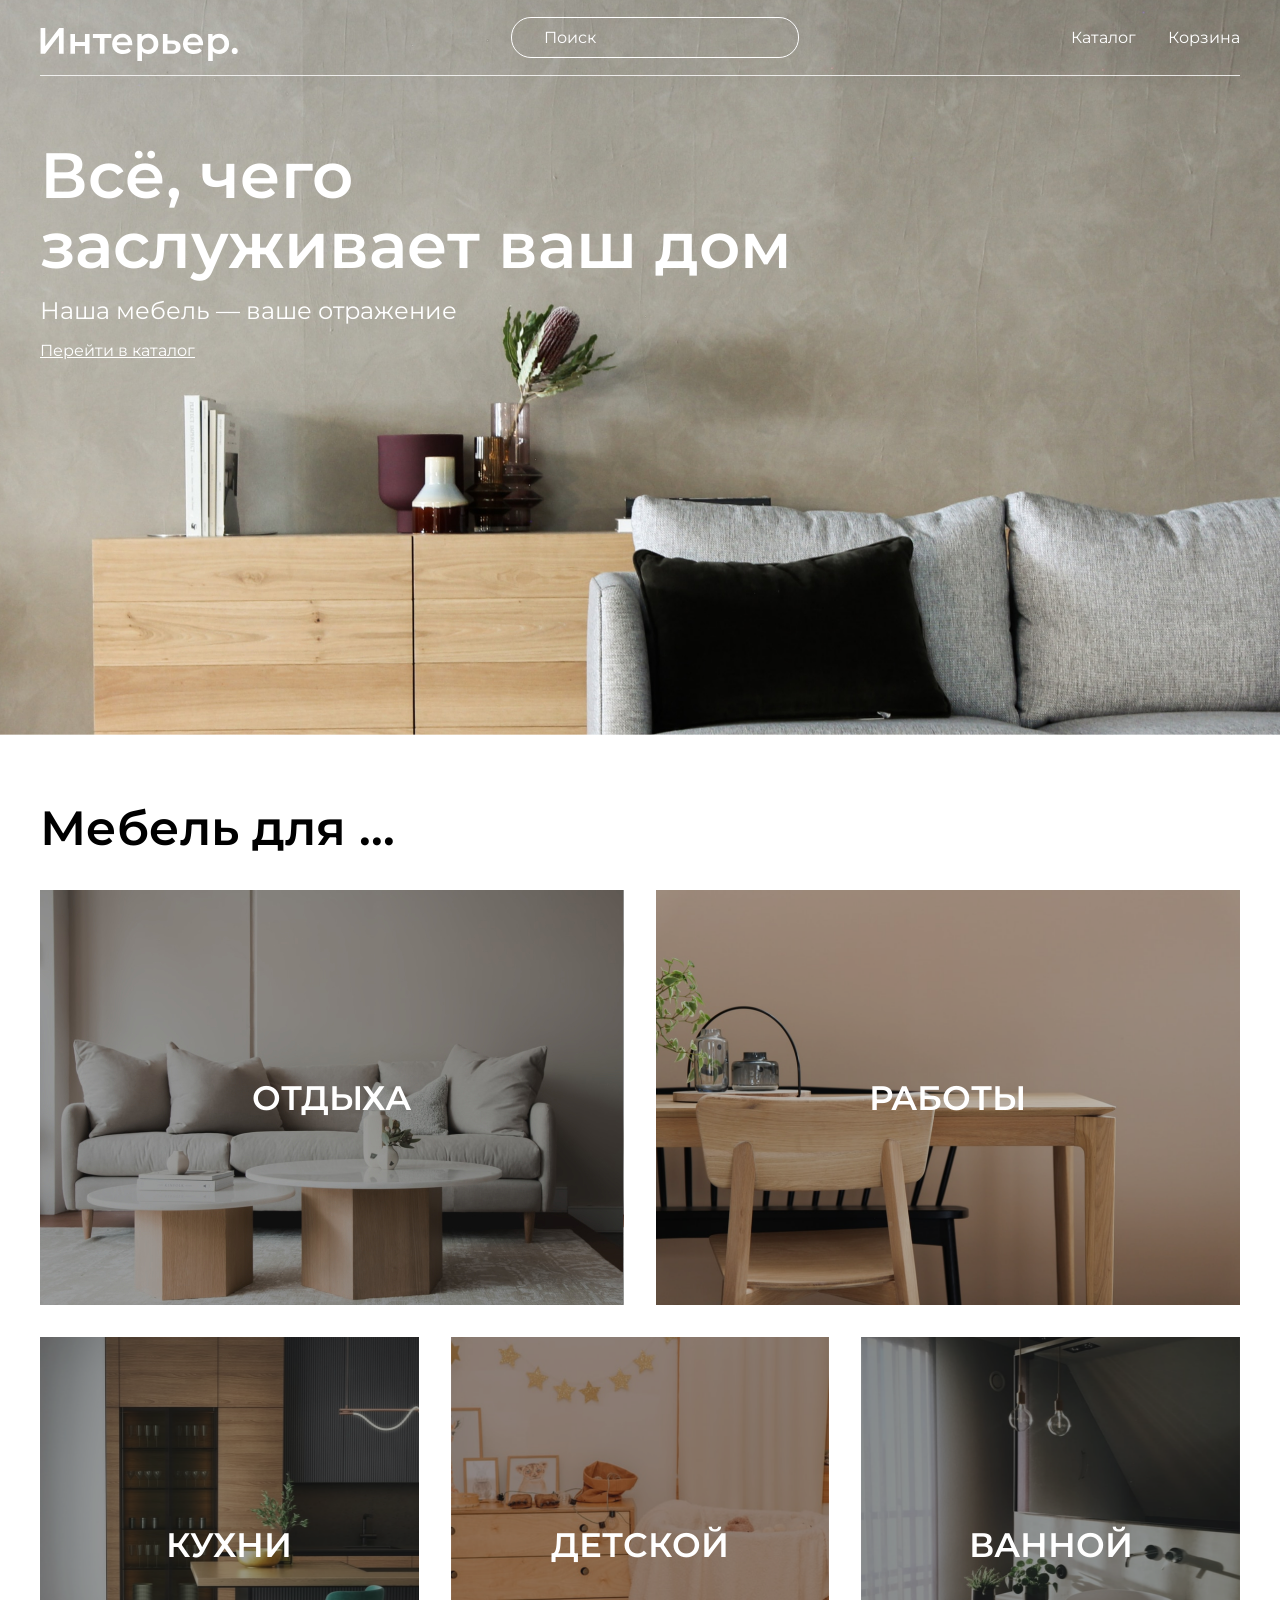
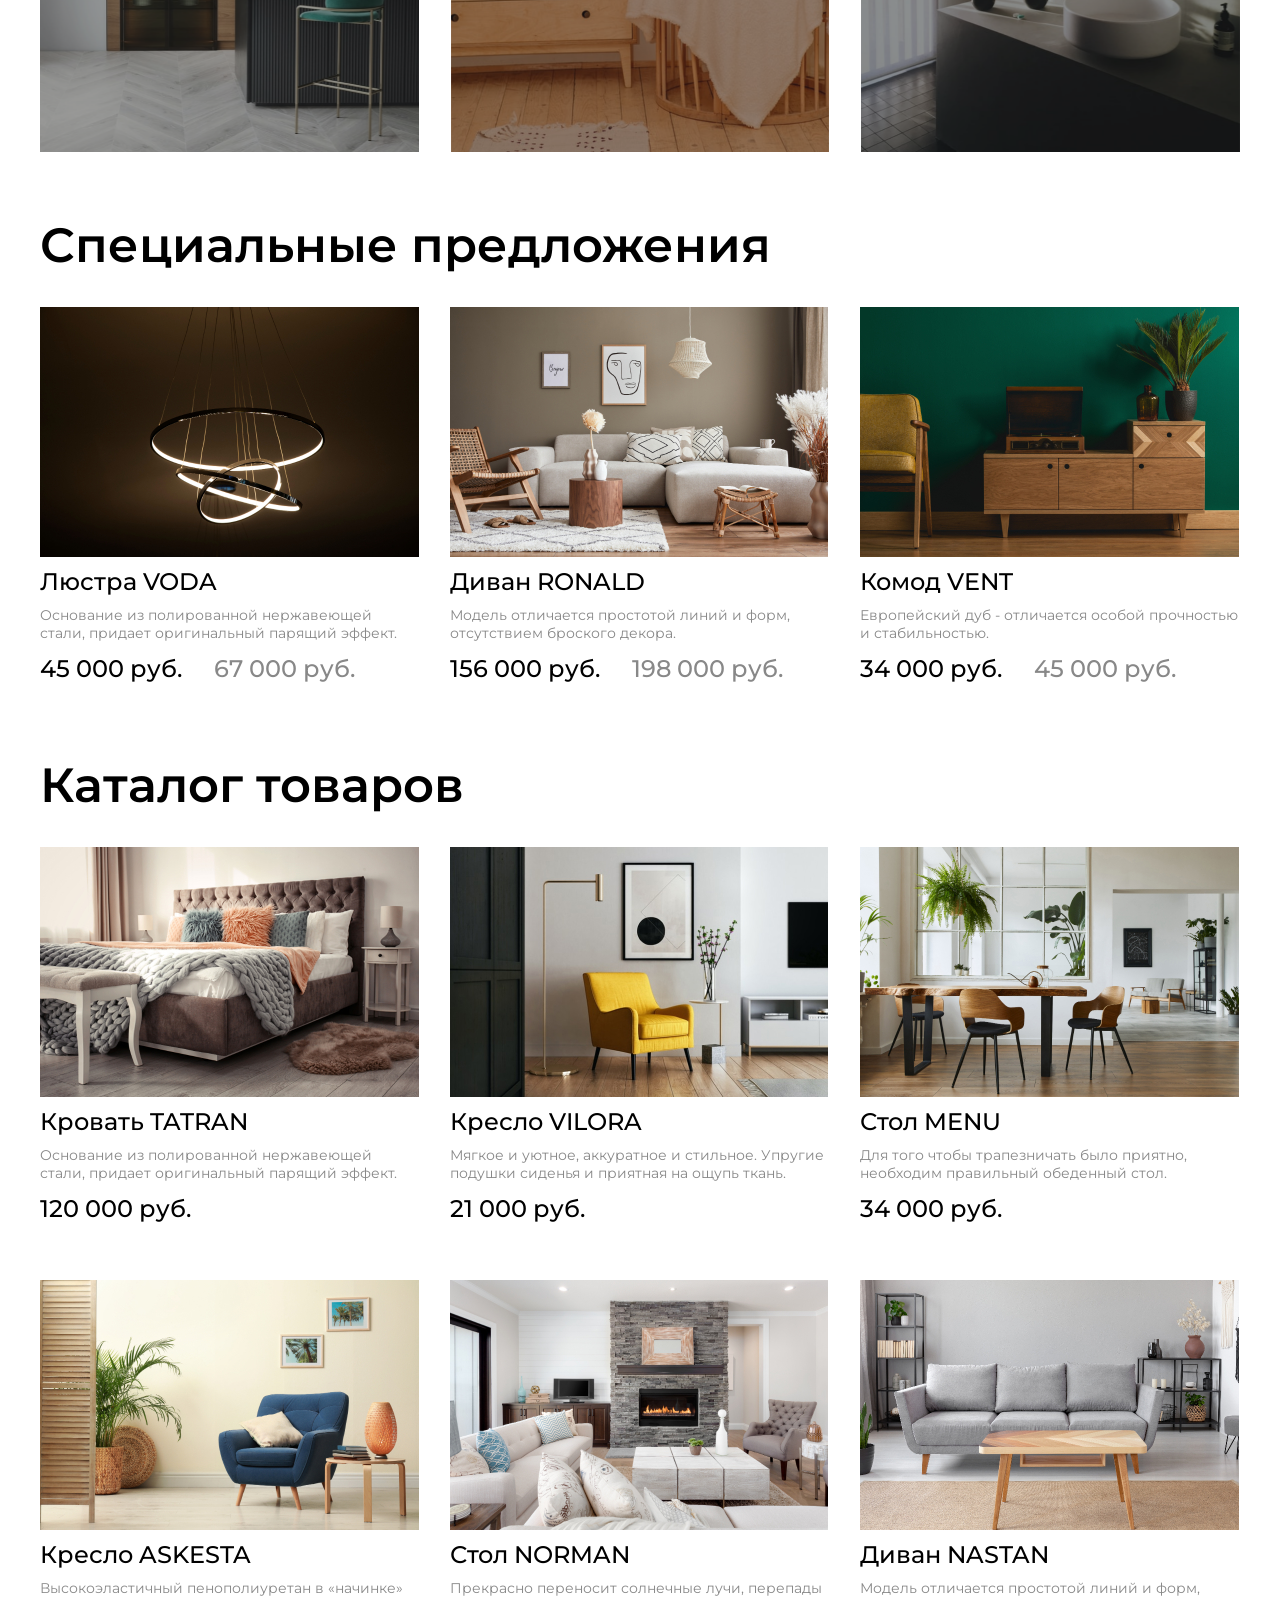
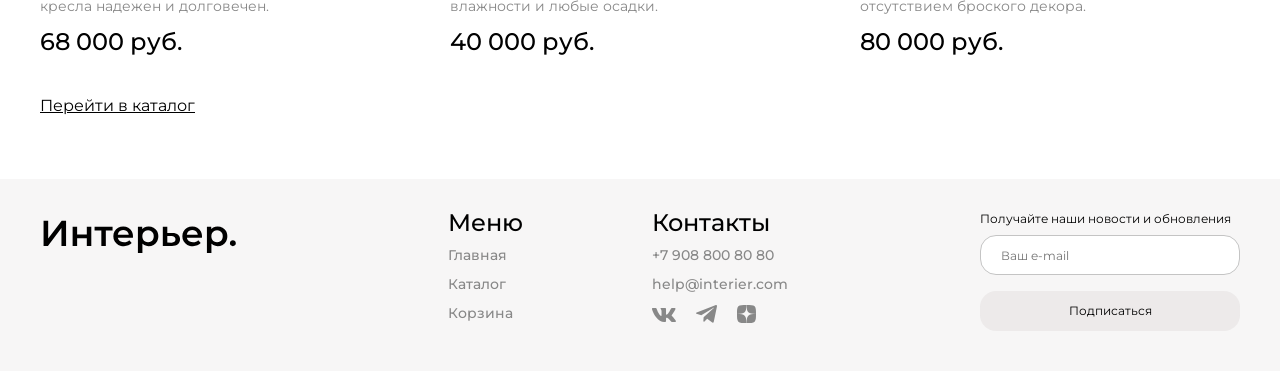
<file: index.html>
<!DOCTYPE html>
<html lang="ru">

<head>
    <meta charset="UTF-8">
    <meta name="viewport" content="width=device-width, initial-scale=1.0">
    <title>Магазин мебели</title>
    <link rel="preconnect" href="https://fonts.googleapis.com">
    <link rel="preconnect" href="https://fonts.gstatic.com" crossorigin>
    <link href="https://fonts.googleapis.com/css2?family=Montserrat:ital,wght@0,100..900;1,100..900&display=swap"
        rel="stylesheet">
    <link rel="stylesheet" href="style.css">
</head>
<body>
    <Section class="Fon-page center">
        <header class="header">
            <a href="index.html"><img class="header__logo" src="./Img/logo.svg" alt="логотип"></a>
            <input class="search header__search" type="search" placeholder="Поиск">
            <nav class="header__menu">
                <div class="header__menu-item"><a class="header__menu-link" href="catalog.html">Каталог</a> </div>
                <div class="header__menu-item"><a class="header__menu-link" href="basket.html">Корзина</a>
                    <div class="header__menu-list">
                        <div class="header__menu-item1">
                            <div class="header__menu-card">
                                <img class="header__menu-img" src="./Img/BasketMenu51.jpg" alt="">
                            <div class="header__poduct-description">
                                <h3 class="header__menu-title">Стол MENU</h3>
                                <p class="header__menu-price">34 000 руб.</p>
                            <div class="header__menu-links">
                                <a class="header__menu-link header__menu-link_click" href="#">Избранные</a>
                                <a class="header__menu-link header__menu-link_click" href="№">Удалить</a> 
                            </div>
                            </div>  
                            </div>  
                                <input class="header__menu-input" type="number" value="1" min="1">
                        </div>
                        <div class="header__menu-item2">
                            <div class="header__menu-card">
                                <img class="header__menu-img" src="./Img/BasketNASNAN.jpg" alt="">
                            <div class="header__poduct-description">
                                <h3 class="header__menu-title">Диван NASTAN</h3>
                                <p class="header__menu-price">80 000 руб.</p>
                            <div class="header__menu-links">
                                <a class="header__menu-link header__menu-link_click" href="#">Избранные</a>
                                <a class="header__menu-link header__menu-link_click" href="№">Удалить</a> 
                            </div>
                            </div>  
                            </div>  
                            <input class="header__menu-input" type="number" value="1" min="1">
                        </div>
                            <div class="header__menu-actions">
                                <p class="header__menu-subtitle">Итого: 114 000р</p>
                                <button class="header__menu-button">Оформить заказ</button>
                            </div>
    
                    </div>
                </div>
            </nav>
            <div class="menu-mob">
                <a href="#"><svg viewBox="0 0 19 19" xmlns="http://www.w3.org/2000/svg" xmlns:xlink="http://www.w3.org/1999/xlink" width="19.000000" height="19.000000" fill="none">
	<rect id="gg:search" width="19.000000" height="19.000000" x="0.000000" y="0.000000" fill="rgb(255,255,255)" fill-opacity="0" />
	<g id="Group">
		<path id="Vector" d="M14.5026 11.4261C15.4898 10.1534 15.9551 8.5524 15.8037 6.94883C15.6524 5.34525 14.8958 3.85955 13.688 2.79399C12.4801 1.72844 10.9116 1.16305 9.30171 1.21287C7.69178 1.26269 6.16129 1.92397 5.02162 3.06217C3.88095 4.20116 3.21751 5.73224 3.1665 7.34339C3.1155 8.95455 3.68076 10.5245 4.74709 11.7334C5.81343 12.9423 7.30059 13.699 8.90551 13.8495C10.5104 13.9999 12.1123 13.5328 13.3848 12.5432L13.4188 12.5788L16.7771 15.9378C16.8506 16.0114 16.938 16.0697 17.0341 16.1095C17.1302 16.1493 17.2332 16.1698 17.3372 16.1698C17.4412 16.1698 17.5442 16.1493 17.6403 16.1095C17.7364 16.0697 17.8237 16.0114 17.8973 15.9378C17.9708 15.8643 18.0292 15.777 18.069 15.6809C18.1088 15.5848 18.1293 15.4818 18.1293 15.3777C18.1293 15.2737 18.1088 15.1707 18.069 15.0746C18.0292 14.9785 17.9708 14.8912 17.8973 14.8176L14.5382 11.4594C14.5267 11.448 14.5148 11.4369 14.5026 11.4261ZM12.8591 4.18238C13.3061 4.62213 13.6616 5.14603 13.9051 5.72386C14.1486 6.30169 14.2752 6.92201 14.2778 7.54903C14.2803 8.17606 14.1587 8.79739 13.9199 9.37718C13.6812 9.95697 13.33 10.4838 12.8866 10.9271C12.4432 11.3705 11.9164 11.7217 11.3366 11.9605C10.7568 12.1993 10.1355 12.3209 9.50848 12.3183C8.88146 12.3158 8.26114 12.1891 7.68331 11.9456C7.10548 11.7021 6.58158 11.3466 6.14183 10.8997C5.26301 10.0064 4.77276 8.8021 4.77787 7.54903C4.78297 6.29597 5.28301 5.09568 6.16907 4.20962C7.05513 3.32356 8.25542 2.82352 9.50848 2.81841C10.7616 2.81331 11.9659 3.30356 12.8591 4.18238Z" fill="rgb(255,255,255)" fill-rule="evenodd" />
		<path id="Vector" d="M15.7888 9.37231C16.0125 8.6025 16.0838 7.78841 16.0028 6.93004C15.9218 6.07172 15.6995 5.2854 15.3357 4.57107C14.9719 3.85672 14.4668 3.21437 13.8203 2.64401C13.1737 2.07367 12.4734 1.65257 11.7193 1.38073C10.9652 1.10889 10.1573 0.986303 9.29553 1.01297C8.43379 1.03963 7.63499 1.21194 6.89911 1.5299C6.16324 1.84784 5.4903 2.31143 4.88029 2.92066C4.26972 3.53033 3.80496 4.20319 3.48601 4.93923C3.16705 5.67532 2.99391 6.47459 2.9666 7.33706C2.9393 8.19952 3.06152 9.00813 3.33328 9.76291C3.60503 10.5177 4.0263 11.2186 4.59711 11.8657C5.16792 12.5128 5.81081 13.0183 6.52578 13.3821C7.24073 13.7459 8.02775 13.9681 8.88685 14.0486C9.74593 14.1292 10.5605 14.0571 11.3306 13.8325C12.0476 13.6235 12.726 13.2822 13.3658 12.8086L16.6356 16.0792C16.6822 16.1258 16.7324 16.1671 16.7861 16.2029C16.8397 16.2387 16.8968 16.2692 16.9575 16.2943C17.0183 16.3195 17.0803 16.3384 17.1435 16.3509C17.2068 16.3635 17.2714 16.3698 17.3372 16.3698C17.403 16.3698 17.4675 16.3635 17.5308 16.351C17.5941 16.3384 17.6561 16.3195 17.7168 16.2943C17.7776 16.2691 17.8349 16.2386 17.8885 16.2028C17.9422 16.1669 17.9922 16.1258 18.0387 16.0793C18.0852 16.0328 18.1263 15.9827 18.1622 15.9291C18.198 15.8755 18.2286 15.8182 18.2538 15.7574C18.2789 15.6966 18.2978 15.6346 18.3104 15.5713C18.323 15.508 18.3293 15.4435 18.3293 15.3777C18.3293 15.312 18.323 15.2475 18.3104 15.1842C18.2978 15.1209 18.279 15.0589 18.2538 14.9981C18.2286 14.9373 18.198 14.88 18.1622 14.8263C18.1263 14.7727 18.0852 14.7227 18.0387 14.6762L14.7683 11.4065C15.2404 10.7668 15.5806 10.0887 15.7888 9.37231ZM14.5026 11.4261C15.4898 10.1534 15.9551 8.5524 15.8037 6.94883C15.6524 5.34525 14.8958 3.85955 13.688 2.79399C12.4801 1.72844 10.9116 1.16305 9.30171 1.21287C7.69178 1.26269 6.16129 1.92397 5.02162 3.06217C3.88095 4.20116 3.21751 5.73224 3.1665 7.34339C3.1155 8.95455 3.68076 10.5245 4.74709 11.7334C5.81343 12.9423 7.30059 13.699 8.90551 13.8495C10.5104 13.9999 12.1123 13.5328 13.3848 12.5432L13.4188 12.5788L16.7771 15.9378C16.8506 16.0114 16.938 16.0697 17.0341 16.1095C17.1302 16.1493 17.2332 16.1698 17.3372 16.1698C17.4412 16.1698 17.5442 16.1493 17.6403 16.1095C17.7364 16.0697 17.8237 16.0114 17.8973 15.9378C17.9708 15.8643 18.0292 15.777 18.069 15.6809C18.1088 15.5848 18.1293 15.4818 18.1293 15.3777C18.1293 15.2737 18.1088 15.1707 18.069 15.0746C18.0292 14.9785 17.9708 14.8912 17.8973 14.8176L14.5382 11.4594C14.5267 11.448 14.5148 11.4369 14.5026 11.4261ZM13.9051 5.72386C13.6616 5.14603 13.3061 4.62213 12.8591 4.18238C11.9659 3.30356 10.7616 2.81331 9.50848 2.81841C8.25542 2.82352 7.05513 3.32356 6.16907 4.20962C5.28301 5.09568 4.78297 6.29597 4.77787 7.54903C4.77276 8.8021 5.26301 10.0064 6.14183 10.8997C6.58158 11.3466 7.10548 11.7021 7.68331 11.9456C8.26114 12.1891 8.88146 12.3158 9.50848 12.3183C10.1355 12.3209 10.7568 12.1993 11.3366 11.9605C11.9164 11.7217 12.4432 11.3705 12.8866 10.9271C13.33 10.4838 13.6812 9.95697 13.9199 9.37718C14.1587 8.79739 14.2803 8.17606 14.2778 7.54903C14.2752 6.92201 14.1486 6.30169 13.9051 5.72386ZM13.2937 5.01323C13.4606 5.2593 13.603 5.52207 13.7208 5.80152C13.8386 6.08108 13.9272 6.36659 13.9867 6.65805C14.0462 6.94937 14.0766 7.24664 14.0778 7.54985C14.079 7.85309 14.0511 8.15062 13.994 8.44245C13.9368 8.73435 13.8505 9.02054 13.735 9.30102C13.6195 9.58146 13.4793 9.8454 13.3143 10.0929C13.1493 10.3403 12.9596 10.5713 12.7452 10.7857C12.5307 11.0002 12.2998 11.1899 12.0524 11.3548C11.8049 11.5198 11.5409 11.6601 11.2605 11.7756C10.98 11.8911 10.6938 11.9774 10.4019 12.0345C10.1101 12.0916 9.81255 12.1196 9.5093 12.1183C9.20608 12.1171 8.90881 12.0867 8.61748 12.0273C8.32603 11.9678 8.04053 11.8791 7.76097 11.7613C7.48152 11.6436 7.21876 11.5012 6.97269 11.3342C6.72656 11.1672 6.49713 10.9756 6.2844 10.7594C5.84633 10.3141 5.51842 9.82404 5.30067 9.2891C5.08292 8.75418 4.97532 8.17443 4.97786 7.54985C4.98041 6.92525 5.09273 6.34638 5.31483 5.81324C5.53694 5.28011 5.86882 4.79271 6.31049 4.35104C6.75216 3.90937 7.23956 3.57749 7.77269 3.35538C8.30583 3.13328 8.8847 3.02096 9.5093 3.01841C10.1339 3.01587 10.7137 3.12347 11.2486 3.34123C11.7835 3.55898 12.2736 3.88689 12.7189 4.32494C12.9351 4.53767 13.1267 4.7671 13.2937 5.01323Z" fill="rgb(255,255,255)" fill-rule="evenodd" />
	</g>
</svg>
</a>
                <a href="catalog.html"><svg viewBox="0 0 19.1995 19.2" xmlns="http://www.w3.org/2000/svg" xmlns:xlink="http://www.w3.org/1999/xlink" width="19.199463" height="19.199982" fill="none" customFrame="#000000">
	<g id="Group 201">
		<rect id="Rectangle 46" width="4.571429" height="4.571429" x="0.000244" y="0.000000" fill="rgb(255,255,255)" />
		<rect id="Rectangle 41" width="4.571429" height="4.571429" x="0.000244" y="7.314270" fill="rgb(255,255,255)" />
		<rect id="Rectangle 47" width="4.571429" height="4.571428" x="0.000244" y="14.628540" fill="rgb(255,255,255)" />
		<rect id="Rectangle 48" width="4.571429" height="4.571429" x="7.313721" y="7.314270" fill="rgb(255,255,255)" />
		<rect id="Rectangle 45" width="4.571429" height="4.571428" x="7.313721" y="14.628540" fill="rgb(255,255,255)" />
		<rect id="Rectangle 49" width="4.571429" height="4.571429" x="7.313721" y="0.000000" fill="rgb(255,255,255)" />
		<rect id="Rectangle 42" width="4.571428" height="4.571429" x="14.628174" y="7.314270" fill="rgb(255,255,255)" />
		<rect id="Rectangle 44" width="4.571428" height="4.571428" x="14.628174" y="14.628540" fill="rgb(255,255,255)" />
		<rect id="Rectangle 43" width="4.571428" height="4.571429" x="14.628174" y="0.000000" fill="rgb(255,255,255)" />
	</g>
</svg>
</a>
                <a href="basket.html"><svg viewBox="0 0 25 25" xmlns="http://www.w3.org/2000/svg" xmlns:xlink="http://www.w3.org/1999/xlink" width="25.000000" height="25.000000" fill="none">
	<rect id="jam:shopping-cart" width="25.000000" height="25.000000" x="0.000000" y="0.000000" fill="rgb(255,255,255)" fill-opacity="0" transform="matrix(-1,0,0,1,25,0)" />
	<path id="Vector" d="M7.25936 16.6667C6.70683 16.6667 6.17692 16.4472 5.78622 16.0565C5.39552 15.6658 5.17603 15.1359 5.17603 14.5833C5.17603 14.0308 5.39552 13.5009 5.78622 13.1102C6.17692 12.7195 6.70683 12.5 7.25936 12.5C7.8119 12.5 8.3418 12.7195 8.7325 13.1102C9.1232 13.5009 9.3427 14.0308 9.3427 14.5833C9.3427 15.1359 9.1232 15.6658 8.7325 16.0565C8.3418 16.4472 7.8119 16.6667 7.25936 16.6667ZM14.551 16.6667C13.9985 16.6667 13.4686 16.4472 13.0779 16.0565C12.6872 15.6658 12.4677 15.1359 12.4677 14.5833C12.4677 14.0308 12.6872 13.5009 13.0779 13.1102C13.4686 12.7195 13.9985 12.5 14.551 12.5C15.1036 12.5 15.6335 12.7195 16.0242 13.1102C16.4149 13.5009 16.6344 14.0308 16.6344 14.5833C16.6344 15.1359 16.4149 15.6658 16.0242 16.0565C15.6335 16.4472 15.1036 16.6667 14.551 16.6667ZM0.969779 2.00312C0.709739 1.99474 0.463155 1.88554 0.282173 1.69863C0.101191 1.51171 -4.62593e-16 1.26174 0 1.00156C-4.62593e-16 0.741387 0.101191 0.491411 0.282173 0.304497C0.463155 0.117584 0.709739 0.0083873 0.969779 0L2.16874 0C3.10832 0 3.92082 0.652083 4.12499 1.56875L5.4302 7.44583C5.63436 8.3625 6.44686 9.01458 7.38645 9.01458L15.2114 9.01458L16.7135 3.00417L6.97915 3.00417C6.72156 2.99241 6.47841 2.88181 6.30028 2.69537C6.12215 2.50892 6.02275 2.26099 6.02275 2.00312C6.02275 1.74526 6.12215 1.49733 6.30028 1.31088C6.47841 1.12444 6.72156 1.01384 6.97915 1.00208L16.7135 1.00208C17.018 1.00199 17.3186 1.07133 17.5923 1.20483C17.866 1.33832 18.1056 1.53246 18.293 1.77248C18.4804 2.01251 18.6106 2.29209 18.6737 2.59C18.7369 2.8879 18.7312 3.19627 18.6573 3.49167L17.1552 9.5C17.0469 9.93354 16.7968 10.3184 16.4446 10.5934C16.0924 10.8684 15.6583 11.0178 15.2114 11.0177L7.38645 11.0177C6.47477 11.0178 5.59032 10.707 4.87917 10.1366C4.16801 9.56612 3.67268 8.77019 3.47499 7.88021L2.16874 2.00312L0.969779 2.00312Z" fill="rgb(255,255,255)" fill-rule="nonzero" transform="matrix(-1,0,0,1,21.8428,4.16666)" />
</svg>
</a>
            </div>
        </header>
        <div class="Fon-page__wrapper">
            <h1 class="Fon-page__title">Всё, чего<br class="text-container"> заслуживает ваш дом</h1>
            <p class="Fon-page__subtitle">Наша мебель — ваше отражение</p>
            <a class="Fon-page__click" href="catalog.html">Перейти в каталог</a>
        </div>
    </Section>
    <Section class="for-box center">
        <h2 class="for-box__title">Мебель для ...</h2>
        <div class="for">
            <div class="for__item for__item_1 for__item_big">
                <H4 class="for__item-title">ОТДЫХА</H4>
            </div>
            <div class="for__item for__item_2 for__item_big">
                <H4 class="for__item-title">РАБОТЫ</H4>
            </div>
            <div class="for__item for__item_3">
                <H4 class="for__item-title">КУХНИ</H4>
            </div>
            <div class="for__item for__item_4">
                <H4 class="for__item-title">ДЕТСКОЙ</H4>
            </div>
            <div class="for__item for__item_5">
                <H4 class="for__item-title">ВАННОЙ</H4>
            </div>
        </div>
    </Section>
    <section class="section2">
        <H2 class="section2__title">Специальные предложения</H2>
        <div class="product-box center">
            <article class="product">
                <div class="product-smile">
                    <img class="product-heartsmile" src="./Img/basic_heart_outline.png" alt="Закрепить">
                    <img class="product-shoppihgsmile" src="./Img/shopping-bag-line.png" alt="Избранное">
                    <img class="product__Img" src="./Img/Voda.jpg" alt="люстра VODA">
                </div>
                <!-- <a href="product.html">люстра VODA</a> -->
                <H3 class="product__title">Люстра VODA</H3>
                <p class="product__subtitle">Основание из полированной нержавеющей стали, придает оригинальный
                    парящий эффект.</p>
                <div class="product__boxprice">
                    <p class="product__price">45 000 руб.</p>
                    <p class="product__price product__price_old">67 000 руб.</p>
                </div>
            </article>
            <article class="product">
                <div class="product-smile">
                    <img class="product-heartsmile" src="./Img/basic_heart_outline.png" alt="Закрепить">
                    <img class="product-shoppihgsmile" src="./Img/shopping-bag-line.png" alt="Избранное">
                    <img class="product__Img" src="./Img/Ronald.jpg" alt="диван Ronald">
                </div>
                <H3 class="product__title">Диван RONALD</H3>
                <p class="product__subtitle">Модель отличается простотой линий и форм, отсутствием броского декора.
                </p>
                <div class="product__boxprice">
                    <p class="product__price">156 000 руб.</p>
                    <p class="product__price product__price_old">198 000 руб.</p>
                </div>
            </article>
            <article class="product">
                <div class="product-smile">
                    <img class="product-heartsmile" src="./Img/basic_heart_outline.png" alt="Закрепить">
                    <img class="product-shoppihgsmile" src="./Img/shopping-bag-line.png" alt="Избранное">
                    <img class="product__Img" src="./Img/Vent.jpg" alt="комод Vent">
                </div>
                <H3 class="product__title">Комод VENT</H3>
                <p class="product__subtitle">Европейский дуб - отличается особой прочностью и стабильностью.</p>
                <div class="product__boxprice">
                    <p class="product__price">34 000 руб.</p>
                    <p class="product__price product__price_old">45 000 руб.</p>
                </div>
            </article>
        </div>
    </section>
    <Section class="section3">
        <H2 class="section3__title">Каталог товаров</H2>
        <div class="product-box center">
            <article class="product">
                <div class="product-smile">
                    <img class="product-heartsmile" src="./Img/basic_heart_outline.png" alt="Закрепить">
                    <img class="product-shoppihgsmile" src="./Img/shopping-bag-line.png" alt="Избранное">
                    <img class="product__Img" src="./Img/Tatran.jpg" alt="кровать Tatran">
                </div>
                <H3 class="product__title">Кровать TATRAN</H3>
                <p class="product__subtitle">Основание из полированной нержавеющей стали, придает оригинальный
                    парящий эффект.</p>
                <p class="product__price">120 000 руб.</p>
                <!-- <p class="product__price product__price_old">28000</p> -->
            </article>
            <article class="product">
                <div class="product-smile">
                    <img class="product-heartsmile" src="./Img/basic_heart_outline.png" alt="Закрепить">
                    <img class="product-shoppihgsmile" src="./Img/shopping-bag-line.png" alt="Избранное">
                    <img class="product__Img" src="./Img/Vilora.jpg" alt="кресло Vilora">
                </div>
                <H3 class="product__title">Кресло VILORA</H3>
                <p class="product__subtitle">Мягкое и уютное, аккуратное и стильное. Упругие подушки сиденья и
                    приятная на ощупь ткань.</p>
                <p class="product__price">21 000 руб.</p>
                <!-- <p class="product__price product__price_old">28000</p> -->
            </article>
            <article class="product">
                <div class="product-smile">
                    <img class="product-heartsmile" src="./Img/basic_heart_outline.png" alt="Закрепить">
                    <img class="product-shoppihgsmile" src="./Img/shopping-bag-line.png" alt="Избранное">
                    <img class="product__Img" src="./Img/Menu.jpg" alt="стол Menu">
                </div>
                <H3 class="product__title">Стол MENU</H3>
                <p class="product__subtitle">Для того чтобы трапезничать было приятно, необходим правильный обеденный
                    стол.</p>
                <p class="product__price">34 000 руб.</p>
                <!-- <p class="product__price product__price_old">28000</p> -->
            </article>
            <article class="product">
                <div class="product-smile">
                    <img class="product-heartsmile" src="./Img/basic_heart_outline.png" alt="Закрепить">
                    <img class="product-shoppihgsmile" src="./Img/shopping-bag-line.png" alt="Избранное">
                    <img class="product__Img" src="./Img/Askesta.jpg" alt="кресло Askesta">
                </div>
                <H3 class="product__title">Кресло ASKESTA</H3>
                <p class="product__subtitle">Высокоэластичный пенополиуретан в «начинке» кресла надежен и
                    долговечен.</p>
                <p class="product__price">68 000 руб.</p>
                <!-- <p class="product__price product__price_old">28000</p> -->
            </article>
            <article class="product">
                <div class="product-smile">
                    <img class="product-heartsmile" src="./Img/basic_heart_outline.png" alt="Закрепить">
                    <img class="product-shoppihgsmile" src="./Img/shopping-bag-line.png" alt="Избранное">
                    <img class="product__Img" src="./Img/Norman.jpg" alt="стол Norman">
                </div>
                <H3 class="product__title">Стол NORMAN</H3>
                <p class="product__subtitle">Прекрасно переносит солнечные лучи, перепады влажности и любые осадки.
                </p>
                <p class="product__price">40 000 руб.</p>
                <!-- <p class="product__price product__price_old">28000</p> -->
            </article>
            <article class="product">
                <div class="product-smile">
                    <img class="product-heartsmile" src="./Img/basic_heart_outline.png" alt="Закрепить">
                    <img class="product-shoppihgsmile" src="./Img/shopping-bag-line.png" alt="Избранное">
                    <img class="product__Img" src="./Img/Nastan.jpg" alt="диван Nastan">
                </div>
                <H3 class="product__title">Диван NASTAN</H3>
                <p class="product__subtitle">Модель отличается простотой линий и форм, отсутствием броского декора.
                </p>
                <p class="product__price">80 000 руб.</p>
                <!-- <p class="product__price product__price_old">28000</p> -->
            </article>
        </div>
        <div>
            <a class="section3__click-catalog" href="catalog.html">Перейти в каталог</a>
        </div>
    </Section>
    <Footer class="footer center">
        <a class="footer__logo" href="index.html"> <img  src="./Img/Интерьер..svg" alt="логотип"></a>
        <div class="footer__content">
            <div class="footer__info">
                <nav class="footer__item">
                    <h4 class="footer__title">Меню</h4>
                    <a class="footer__link" href="index.html">Главная</a>
                    <a class="footer__link" href="catalog.html">Каталог</a>
                    <a class="footer__link" href="basket.html">Корзина</a>
                </nav>
                <div class="footer__item">
                    <h4 class="footer__title">Контакты</h4>
                    <a class="footer__link" href="#">+7 908 800 80 80</a>
                    <a class="footer__link" href="#">help@interier.com</a>
                    <div class="footer__icons">
                        <a class="footer__icons-VK" href="#"><svg viewBox="0 0 24.0005 14" xmlns="http://www.w3.org/2000/svg" xmlns:xlink="http://www.w3.org/1999/xlink" width="24.000488" height="14.000000" fill="none" customFrame="#000000">
	<path id="Vector" d="M23.45 0.948C23.616 0.402 23.45 0 22.655 0L20.03 0C19.362 0 19.054 0.347 18.887 0.73C18.887 0.73 17.552 3.926 15.661 6.002C15.049 6.604 14.771 6.795 14.437 6.795C14.27 6.795 14.019 6.604 14.019 6.057L14.019 0.948C14.019 0.292 13.835 0 13.279 0L9.151 0C8.734 0 8.483 0.304 8.483 0.593C8.483 1.214 9.429 1.358 9.526 3.106L9.526 6.904C9.526 7.737 9.373 7.888 9.039 7.888C8.149 7.888 5.984 4.677 4.699 1.003C4.45 0.288 4.198 0 3.527 0L0.9 0C0.15 0 0 0.347 0 0.73C0 1.412 0.89 4.8 4.145 9.281C6.315 12.341 9.37 14 12.153 14C13.822 14 14.028 13.632 14.028 12.997L14.028 10.684C14.028 9.947 14.186 9.8 14.715 9.8C15.105 9.8 15.772 9.992 17.33 11.467C19.11 13.216 19.403 14 20.405 14L23.03 14C23.78 14 24.156 13.632 23.94 12.904C23.702 12.18 22.852 11.129 21.725 9.882C21.113 9.172 20.195 8.407 19.916 8.024C19.527 7.533 19.638 7.314 19.916 6.877C19.916 6.877 23.116 2.451 23.449 0.948L23.45 0.948Z" fill="rgb(136.078,136.078,136.078)" fill-rule="evenodd" />
</svg>
</a> 
                        <a class="footer__icons-TLM" href="#"><svg viewBox="0 0 21 17.6758" xmlns="http://www.w3.org/2000/svg" xmlns:xlink="http://www.w3.org/1999/xlink" width="21.000000" height="17.675781" fill="none" customFrame="#000000">
	<path id="Vector" d="M19.2952 0.200894L0.690181 7.4125C-0.0585179 7.74834 -0.311748 8.42087 0.50922 8.78587L5.28221 10.3105L16.8227 3.14143C17.4528 2.69136 18.0979 2.81137 17.5428 3.30647L7.63109 12.3272L7.31974 16.1448C7.60812 16.7342 8.13615 16.737 8.47297 16.444L11.2152 13.8359L15.9117 17.3709C17.0025 18.02 17.596 17.6011 17.8307 16.4114L20.9112 1.74952C21.231 0.285058 20.6856 -0.360199 19.2952 0.200894Z" fill="rgb(136.078,136.078,136.078)" fill-rule="nonzero" />
</svg>
</a>
                        <a class="footer__icons-DZ" href="#"><svg viewBox="0 0 19 18" xmlns="http://www.w3.org/2000/svg" xmlns:xlink="http://www.w3.org/1999/xlink" width="19.000000" height="18.000000" fill="none" customFrame="#000000">
	<path id="Vector" d="M11.3321 10.7357C9.83929 12.195 9.73071 14.0143 9.60178 18C13.5239 18 16.2314 17.9871 17.6293 16.7014C18.9864 15.3771 19 12.69 19 9.09643C14.7929 9.225 12.8725 9.32143 11.3321 10.7357ZM0 9.09643C0 12.69 0.0135714 15.3771 1.37071 16.7014C2.76857 17.9871 5.47607 18 9.39821 18C9.2625 14.0143 9.16071 12.195 7.66786 10.7357C6.1275 9.32143 4.20714 9.21857 0 9.09643ZM9.39821 0C5.48286 0 2.76857 0.0128571 1.37071 1.29857C0.0135714 2.62286 0 5.31 0 8.90357C4.20714 8.775 6.1275 8.67857 7.66786 7.26429C9.16071 5.805 9.26929 3.98571 9.39821 0ZM11.3321 7.26429C9.83929 5.805 9.73071 3.98571 9.60178 0C13.5239 0 16.2314 0.0128571 17.6293 1.29857C18.9864 2.62286 19 5.31 19 8.90357C14.7929 8.775 12.8725 8.67857 11.3321 7.26429Z" fill="rgb(136.078,136.078,136.078)" fill-rule="nonzero" />
</svg>
</a>
                    </div>
                </div>
            </div>
            <form class="footer__form">
                <p class="footer__form-text">Получайте наши новости и обновления</p>
                <input class="IPT" type="email" placeholder=" Ваш e-mail">
                <button class="BTN">Подписаться</button>
            </form>
        </div>
    </Footer>
</body>
</html>
</file>
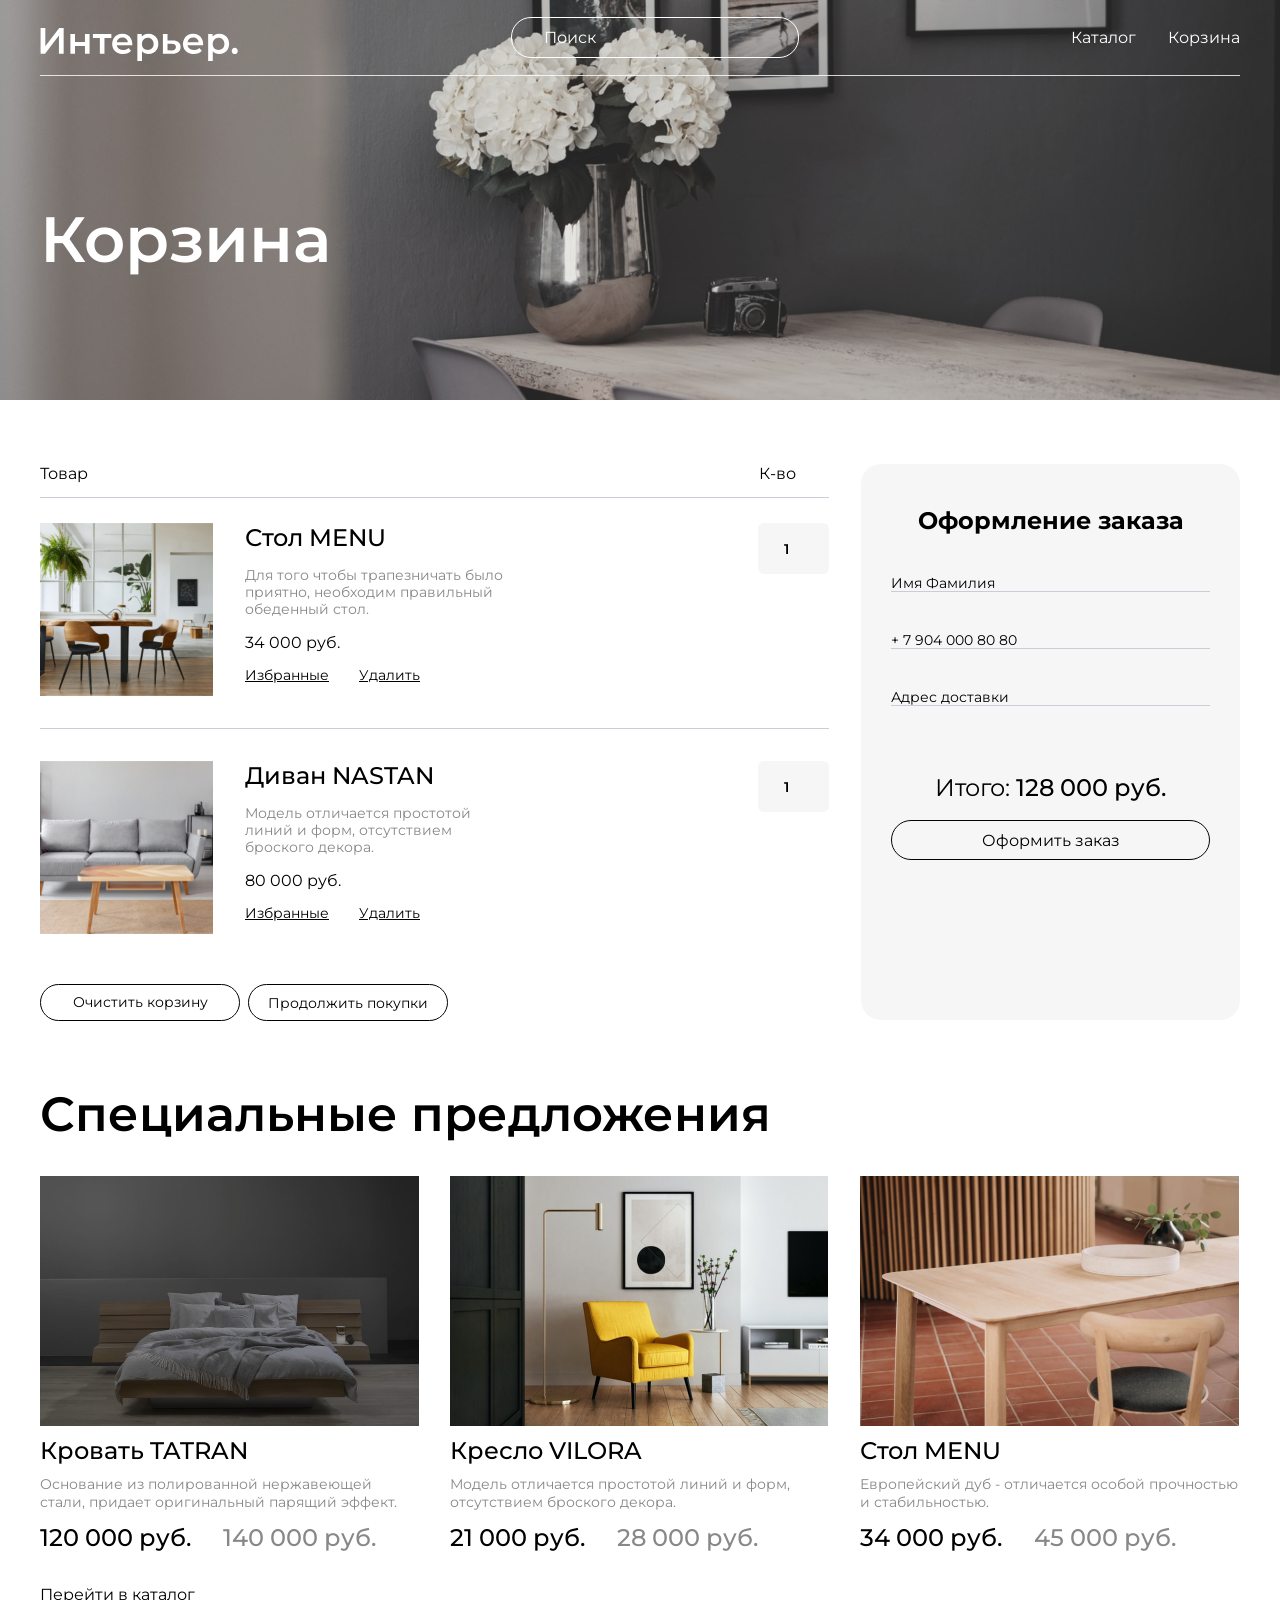
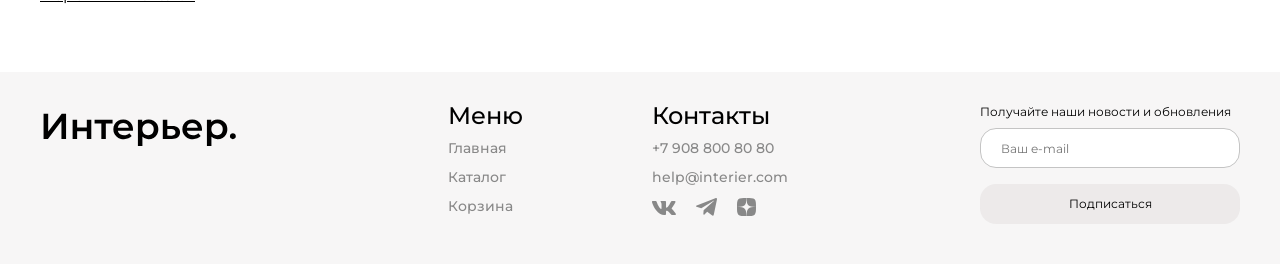
<file: basket.html>
<!DOCTYPE html>
<html lang="ru">

<head>
    <meta charset="UTF-8">
    <meta name="viewport" content="width=device-width, initial-scale=1.0">
    <title>Корзина</title>
    <link rel="preconnect" href="https://fonts.googleapis.com">
    <link rel="preconnect" href="https://fonts.gstatic.com" crossorigin>
    <link href="https://fonts.googleapis.com/css2?family=Montserrat:ital,wght@0,100..900;1,100..900&display=swap"
        rel="stylesheet">
    <link rel="stylesheet" href="style.css">
</head>
<body>
    <Section class="basket-fon">
        <header class="header">
            <a href="index.html"><img class="header__logo" src="./Img/logo.svg" alt="логотип"></a>
            <input class="search header__search" type="search" placeholder="Поиск">
            <nav class="header__menu">
                <div class="header__menu-item"><a class="header__menu-link" href="catalog.html">Каталог</a> </div>
                <div class="header__menu-item"><a class="header__menu-link" href="basket.html">Корзина</a></div>
            </nav>
                        <div class="menu-mob">
                <a href="#"><svg viewBox="0 0 19 19" xmlns="http://www.w3.org/2000/svg" xmlns:xlink="http://www.w3.org/1999/xlink" width="19.000000" height="19.000000" fill="none">
	<rect id="gg:search" width="19.000000" height="19.000000" x="0.000000" y="0.000000" fill="rgb(255,255,255)" fill-opacity="0" />
	<g id="Group">
		<path id="Vector" d="M14.5026 11.4261C15.4898 10.1534 15.9551 8.5524 15.8037 6.94883C15.6524 5.34525 14.8958 3.85955 13.688 2.79399C12.4801 1.72844 10.9116 1.16305 9.30171 1.21287C7.69178 1.26269 6.16129 1.92397 5.02162 3.06217C3.88095 4.20116 3.21751 5.73224 3.1665 7.34339C3.1155 8.95455 3.68076 10.5245 4.74709 11.7334C5.81343 12.9423 7.30059 13.699 8.90551 13.8495C10.5104 13.9999 12.1123 13.5328 13.3848 12.5432L13.4188 12.5788L16.7771 15.9378C16.8506 16.0114 16.938 16.0697 17.0341 16.1095C17.1302 16.1493 17.2332 16.1698 17.3372 16.1698C17.4412 16.1698 17.5442 16.1493 17.6403 16.1095C17.7364 16.0697 17.8237 16.0114 17.8973 15.9378C17.9708 15.8643 18.0292 15.777 18.069 15.6809C18.1088 15.5848 18.1293 15.4818 18.1293 15.3777C18.1293 15.2737 18.1088 15.1707 18.069 15.0746C18.0292 14.9785 17.9708 14.8912 17.8973 14.8176L14.5382 11.4594C14.5267 11.448 14.5148 11.4369 14.5026 11.4261ZM12.8591 4.18238C13.3061 4.62213 13.6616 5.14603 13.9051 5.72386C14.1486 6.30169 14.2752 6.92201 14.2778 7.54903C14.2803 8.17606 14.1587 8.79739 13.9199 9.37718C13.6812 9.95697 13.33 10.4838 12.8866 10.9271C12.4432 11.3705 11.9164 11.7217 11.3366 11.9605C10.7568 12.1993 10.1355 12.3209 9.50848 12.3183C8.88146 12.3158 8.26114 12.1891 7.68331 11.9456C7.10548 11.7021 6.58158 11.3466 6.14183 10.8997C5.26301 10.0064 4.77276 8.8021 4.77787 7.54903C4.78297 6.29597 5.28301 5.09568 6.16907 4.20962C7.05513 3.32356 8.25542 2.82352 9.50848 2.81841C10.7616 2.81331 11.9659 3.30356 12.8591 4.18238Z" fill="rgb(255,255,255)" fill-rule="evenodd" />
		<path id="Vector" d="M15.7888 9.37231C16.0125 8.6025 16.0838 7.78841 16.0028 6.93004C15.9218 6.07172 15.6995 5.2854 15.3357 4.57107C14.9719 3.85672 14.4668 3.21437 13.8203 2.64401C13.1737 2.07367 12.4734 1.65257 11.7193 1.38073C10.9652 1.10889 10.1573 0.986303 9.29553 1.01297C8.43379 1.03963 7.63499 1.21194 6.89911 1.5299C6.16324 1.84784 5.4903 2.31143 4.88029 2.92066C4.26972 3.53033 3.80496 4.20319 3.48601 4.93923C3.16705 5.67532 2.99391 6.47459 2.9666 7.33706C2.9393 8.19952 3.06152 9.00813 3.33328 9.76291C3.60503 10.5177 4.0263 11.2186 4.59711 11.8657C5.16792 12.5128 5.81081 13.0183 6.52578 13.3821C7.24073 13.7459 8.02775 13.9681 8.88685 14.0486C9.74593 14.1292 10.5605 14.0571 11.3306 13.8325C12.0476 13.6235 12.726 13.2822 13.3658 12.8086L16.6356 16.0792C16.6822 16.1258 16.7324 16.1671 16.7861 16.2029C16.8397 16.2387 16.8968 16.2692 16.9575 16.2943C17.0183 16.3195 17.0803 16.3384 17.1435 16.3509C17.2068 16.3635 17.2714 16.3698 17.3372 16.3698C17.403 16.3698 17.4675 16.3635 17.5308 16.351C17.5941 16.3384 17.6561 16.3195 17.7168 16.2943C17.7776 16.2691 17.8349 16.2386 17.8885 16.2028C17.9422 16.1669 17.9922 16.1258 18.0387 16.0793C18.0852 16.0328 18.1263 15.9827 18.1622 15.9291C18.198 15.8755 18.2286 15.8182 18.2538 15.7574C18.2789 15.6966 18.2978 15.6346 18.3104 15.5713C18.323 15.508 18.3293 15.4435 18.3293 15.3777C18.3293 15.312 18.323 15.2475 18.3104 15.1842C18.2978 15.1209 18.279 15.0589 18.2538 14.9981C18.2286 14.9373 18.198 14.88 18.1622 14.8263C18.1263 14.7727 18.0852 14.7227 18.0387 14.6762L14.7683 11.4065C15.2404 10.7668 15.5806 10.0887 15.7888 9.37231ZM14.5026 11.4261C15.4898 10.1534 15.9551 8.5524 15.8037 6.94883C15.6524 5.34525 14.8958 3.85955 13.688 2.79399C12.4801 1.72844 10.9116 1.16305 9.30171 1.21287C7.69178 1.26269 6.16129 1.92397 5.02162 3.06217C3.88095 4.20116 3.21751 5.73224 3.1665 7.34339C3.1155 8.95455 3.68076 10.5245 4.74709 11.7334C5.81343 12.9423 7.30059 13.699 8.90551 13.8495C10.5104 13.9999 12.1123 13.5328 13.3848 12.5432L13.4188 12.5788L16.7771 15.9378C16.8506 16.0114 16.938 16.0697 17.0341 16.1095C17.1302 16.1493 17.2332 16.1698 17.3372 16.1698C17.4412 16.1698 17.5442 16.1493 17.6403 16.1095C17.7364 16.0697 17.8237 16.0114 17.8973 15.9378C17.9708 15.8643 18.0292 15.777 18.069 15.6809C18.1088 15.5848 18.1293 15.4818 18.1293 15.3777C18.1293 15.2737 18.1088 15.1707 18.069 15.0746C18.0292 14.9785 17.9708 14.8912 17.8973 14.8176L14.5382 11.4594C14.5267 11.448 14.5148 11.4369 14.5026 11.4261ZM13.9051 5.72386C13.6616 5.14603 13.3061 4.62213 12.8591 4.18238C11.9659 3.30356 10.7616 2.81331 9.50848 2.81841C8.25542 2.82352 7.05513 3.32356 6.16907 4.20962C5.28301 5.09568 4.78297 6.29597 4.77787 7.54903C4.77276 8.8021 5.26301 10.0064 6.14183 10.8997C6.58158 11.3466 7.10548 11.7021 7.68331 11.9456C8.26114 12.1891 8.88146 12.3158 9.50848 12.3183C10.1355 12.3209 10.7568 12.1993 11.3366 11.9605C11.9164 11.7217 12.4432 11.3705 12.8866 10.9271C13.33 10.4838 13.6812 9.95697 13.9199 9.37718C14.1587 8.79739 14.2803 8.17606 14.2778 7.54903C14.2752 6.92201 14.1486 6.30169 13.9051 5.72386ZM13.2937 5.01323C13.4606 5.2593 13.603 5.52207 13.7208 5.80152C13.8386 6.08108 13.9272 6.36659 13.9867 6.65805C14.0462 6.94937 14.0766 7.24664 14.0778 7.54985C14.079 7.85309 14.0511 8.15062 13.994 8.44245C13.9368 8.73435 13.8505 9.02054 13.735 9.30102C13.6195 9.58146 13.4793 9.8454 13.3143 10.0929C13.1493 10.3403 12.9596 10.5713 12.7452 10.7857C12.5307 11.0002 12.2998 11.1899 12.0524 11.3548C11.8049 11.5198 11.5409 11.6601 11.2605 11.7756C10.98 11.8911 10.6938 11.9774 10.4019 12.0345C10.1101 12.0916 9.81255 12.1196 9.5093 12.1183C9.20608 12.1171 8.90881 12.0867 8.61748 12.0273C8.32603 11.9678 8.04053 11.8791 7.76097 11.7613C7.48152 11.6436 7.21876 11.5012 6.97269 11.3342C6.72656 11.1672 6.49713 10.9756 6.2844 10.7594C5.84633 10.3141 5.51842 9.82404 5.30067 9.2891C5.08292 8.75418 4.97532 8.17443 4.97786 7.54985C4.98041 6.92525 5.09273 6.34638 5.31483 5.81324C5.53694 5.28011 5.86882 4.79271 6.31049 4.35104C6.75216 3.90937 7.23956 3.57749 7.77269 3.35538C8.30583 3.13328 8.8847 3.02096 9.5093 3.01841C10.1339 3.01587 10.7137 3.12347 11.2486 3.34123C11.7835 3.55898 12.2736 3.88689 12.7189 4.32494C12.9351 4.53767 13.1267 4.7671 13.2937 5.01323Z" fill="rgb(255,255,255)" fill-rule="evenodd" />
	</g>
</svg>
</a>
                <a href="catalog.html"><svg viewBox="0 0 19.1995 19.2" xmlns="http://www.w3.org/2000/svg" xmlns:xlink="http://www.w3.org/1999/xlink" width="19.199463" height="19.199982" fill="none" customFrame="#000000">
	<g id="Group 201">
		<rect id="Rectangle 46" width="4.571429" height="4.571429" x="0.000244" y="0.000000" fill="rgb(255,255,255)" />
		<rect id="Rectangle 41" width="4.571429" height="4.571429" x="0.000244" y="7.314270" fill="rgb(255,255,255)" />
		<rect id="Rectangle 47" width="4.571429" height="4.571428" x="0.000244" y="14.628540" fill="rgb(255,255,255)" />
		<rect id="Rectangle 48" width="4.571429" height="4.571429" x="7.313721" y="7.314270" fill="rgb(255,255,255)" />
		<rect id="Rectangle 45" width="4.571429" height="4.571428" x="7.313721" y="14.628540" fill="rgb(255,255,255)" />
		<rect id="Rectangle 49" width="4.571429" height="4.571429" x="7.313721" y="0.000000" fill="rgb(255,255,255)" />
		<rect id="Rectangle 42" width="4.571428" height="4.571429" x="14.628174" y="7.314270" fill="rgb(255,255,255)" />
		<rect id="Rectangle 44" width="4.571428" height="4.571428" x="14.628174" y="14.628540" fill="rgb(255,255,255)" />
		<rect id="Rectangle 43" width="4.571428" height="4.571429" x="14.628174" y="0.000000" fill="rgb(255,255,255)" />
	</g>
</svg>
</a>
                <a href="basket.html"><svg viewBox="0 0 25 25" xmlns="http://www.w3.org/2000/svg" xmlns:xlink="http://www.w3.org/1999/xlink" width="25.000000" height="25.000000" fill="none">
	<rect id="jam:shopping-cart" width="25.000000" height="25.000000" x="0.000000" y="0.000000" fill="rgb(255,255,255)" fill-opacity="0" transform="matrix(-1,0,0,1,25,0)" />
	<path id="Vector" d="M7.25936 16.6667C6.70683 16.6667 6.17692 16.4472 5.78622 16.0565C5.39552 15.6658 5.17603 15.1359 5.17603 14.5833C5.17603 14.0308 5.39552 13.5009 5.78622 13.1102C6.17692 12.7195 6.70683 12.5 7.25936 12.5C7.8119 12.5 8.3418 12.7195 8.7325 13.1102C9.1232 13.5009 9.3427 14.0308 9.3427 14.5833C9.3427 15.1359 9.1232 15.6658 8.7325 16.0565C8.3418 16.4472 7.8119 16.6667 7.25936 16.6667ZM14.551 16.6667C13.9985 16.6667 13.4686 16.4472 13.0779 16.0565C12.6872 15.6658 12.4677 15.1359 12.4677 14.5833C12.4677 14.0308 12.6872 13.5009 13.0779 13.1102C13.4686 12.7195 13.9985 12.5 14.551 12.5C15.1036 12.5 15.6335 12.7195 16.0242 13.1102C16.4149 13.5009 16.6344 14.0308 16.6344 14.5833C16.6344 15.1359 16.4149 15.6658 16.0242 16.0565C15.6335 16.4472 15.1036 16.6667 14.551 16.6667ZM0.969779 2.00312C0.709739 1.99474 0.463155 1.88554 0.282173 1.69863C0.101191 1.51171 -4.62593e-16 1.26174 0 1.00156C-4.62593e-16 0.741387 0.101191 0.491411 0.282173 0.304497C0.463155 0.117584 0.709739 0.0083873 0.969779 0L2.16874 0C3.10832 0 3.92082 0.652083 4.12499 1.56875L5.4302 7.44583C5.63436 8.3625 6.44686 9.01458 7.38645 9.01458L15.2114 9.01458L16.7135 3.00417L6.97915 3.00417C6.72156 2.99241 6.47841 2.88181 6.30028 2.69537C6.12215 2.50892 6.02275 2.26099 6.02275 2.00312C6.02275 1.74526 6.12215 1.49733 6.30028 1.31088C6.47841 1.12444 6.72156 1.01384 6.97915 1.00208L16.7135 1.00208C17.018 1.00199 17.3186 1.07133 17.5923 1.20483C17.866 1.33832 18.1056 1.53246 18.293 1.77248C18.4804 2.01251 18.6106 2.29209 18.6737 2.59C18.7369 2.8879 18.7312 3.19627 18.6573 3.49167L17.1552 9.5C17.0469 9.93354 16.7968 10.3184 16.4446 10.5934C16.0924 10.8684 15.6583 11.0178 15.2114 11.0177L7.38645 11.0177C6.47477 11.0178 5.59032 10.707 4.87917 10.1366C4.16801 9.56612 3.67268 8.77019 3.47499 7.88021L2.16874 2.00312L0.969779 2.00312Z" fill="rgb(255,255,255)" fill-rule="nonzero" transform="matrix(-1,0,0,1,21.8428,4.16666)" />
</svg>
</a>
            </div>
        </header>
        <div class="basket-fon__wrapper">
            <h1 class="basket-fon__title">Корзина</h1>
        </div>
    </Section>
    <!-- КОРЗИНА -->
    <section class="basket center">
        <div class="basket__product">
            <div class="basket__product-name">
                <p class="basket__product-text">Товар</p>
                <p class="basket__product-text">К-во</p>
            </div>
            <div class="basket__product-item1">
                <div class="basket__product-card">
                    <img class="basket__product-Img" src="./Img/BasketMenu51.jpg" alt="">
                    <div class="basket__poduct-description">
                        <h3 class="basket__product-title">Стол MENU</h3>
                        <p class="basket__product-overview">Для того чтобы трапезничать было приятно, необходим правильный обеденный стол.</p>
                        <p class="basket__product-price">34 000 руб.</p>
                            <div class="basket__product-links">
                                <a class="basket__product-link basket__product-link_click" href="#">Избранные</a>
                                <a class="basket__product-link basket__product-link_click" href="№">Удалить</a> 
                            </div>
                    </div>  
                </div>  
                <input class="basket__product-input" type="number" value="1" min="1">
            </div>
            <div class="basket__product-item2">
                <div class="basket__product-card">
                    <img class="basket__product-Img" src="./Img/BasketNASNAN.jpg" alt="">
                    <div class="basket__poduct-description">
                        <h3 class="basket__product-title">Диван NASTAN</h3>
                        <p class="basket__product-overview">Модель отличается простотой линий и форм, отсутствием броского декора.</p>
                        <p class="basket__product-price">80 000 руб.</p>
                            <div class="basket__product-links">
                                <a class="basket__product-link basket__product-link_click" href="#">Избранные</a>
                                <a class="basket__product-link basket__product-link_click" href="№">Удалить</a> 
                            </div>
                    </div>  
                </div>  
                <input class="basket__product-input" type="number" value="1" min="1">
            </div>
                <div class="basket__product-actions">
                    <button class="basket__product-button">Очистить корзину</button>
                </div>
                <div><a href="index.html" class="basket__product-actions basket__product-actions_index ">Продолжить покупки</a></div>
        </div>
        <form class="basket__content">
            <H3 class="basket__content-title">Оформление заказа</H3>
            <div class="basket__content-about">
                <label class="content-label" for="name">Имя Фамилия:</label>
                <input class="basket__content-field basket__content-field_name" id="name" placeholder="Имя Фамилия" type="text" required aria-label="Имя Фамилия">
                <label class="content-label" for="phone">Телефон:</label>
                <input class="basket__content-field basket__content-field_phone" id="phone" placeholder="+ 7 904 000 80 80" type="tel" pattern="[0-9]{10,11}"  required aria-label="Телефон">
                <label class="content-label" for="address">Адрес доставки:</label>
                <input class="basket__content-field basket__content-field_address" id="address" placeholder="Адрес доставки" type="text" required aria-label="Адрес доставки">
            </div>
            <div class="basket__content-total">
            <h3 class="basket__content-total-title">Итого: <span class="basket__content-price">128 000 руб.</span></h3>
            <button class="basket__content-button">Оформить заказ</button>
            </div>
        </form>
    </section>
    <section class="section2">
        <H2 class="section2__title">Специальные предложения</H2>
        <div class="special center">
            <article class="product">
                <div class="product-smile">
                    <img class="product-heartsmile" src="./Img/basic_heart_outline.png" alt="Закрепить">
                    <img class="product-shoppihgsmile" src="./Img/shopping-bag-line.png" alt="Избранное">
                    <img class="product__Img" src="./Img/BasketTATRAN.jpg" alt="Кровать TATRAN">
                </div>
                <!-- <a href="product.html">люстра VODA</a> -->
                <H3 class="product__title">Кровать TATRAN</H3>
                <p class="product__subtitle">Основание из полированной нержавеющей стали, придает оригинальный
                    парящий эффект.</p>
                <div class="product__boxprice">
                    <p class="product__price">120 000 руб.</p>
                    <p class="product__price product__price_old">140 000 руб.</p>
                </div>
            </article>
            <article class="product">
                <div class="product-smile">
                    <img class="product-heartsmile" src="./Img/basic_heart_outline.png" alt="Закрепить">
                    <img class="product-shoppihgsmile" src="./Img/shopping-bag-line.png" alt="Избранное">
                    <img class="product__Img" src="./Img/BasketVILORA.jpg" alt="Кресло VILORA">
                </div>
                <H3 class="product__title">Кресло VILORA</H3>
                <p class="product__subtitle">Модель отличается простотой линий и форм, отсутствием броского декора.
                </p>
                <div class="product__boxprice">
                    <p class="product__price">21 000 руб.</p>
                    <p class="product__price product__price_old">28 000 руб.</p>
                </div>
            </article>
            <article class="product">
                <div class="product-smile">
                    <img class="product-heartsmile" src="./Img/basic_heart_outline.png" alt="Закрепить">
                    <img class="product-shoppihgsmile" src="./Img/shopping-bag-line.png" alt="Избранное">
                    <img class="product__Img" src="./Img/BasketMENU.jpg" alt="Стол MENU">
                </div>
                <H3 class="product__title">Стол MENU</H3>
                <p class="product__subtitle">Европейский дуб - отличается особой прочностью и стабильностью.</p>
                <div class="product__boxprice">
                    <p class="product__price">34 000 руб.</p>
                    <p class="product__price product__price_old">45 000 руб.</p>
                </div>
            </article>
            
        </div>
        <div class="section2__basket-click">
            <a class="section2__basket-more" href="#">Перейти в каталог</a>
        </div>
    </section>
    <Footer class="footer center">
        <a href="index.html"> <img class="footer__logo" src="./Img/Интерьер..svg" alt="логотип"></a>
        <div class="footer__content">
            <div class="footer__info">
                <nav class="footer__item">
                    <h4 class="footer__title">Меню</h4>
                    <a class="footer__link" href="index.html">Главная</a>
                    <a class="footer__link" href="catalog.html">Каталог</a>
                    <a class="footer__link" href="basket.html">Корзина</a>
                </nav>
                <div class="footer__item">
                    <h4 class="footer__title">Контакты</h4>
                    <a class="footer__link" href="#">+7 908 800 80 80</a>
                    <a class="footer__link" href="#">help@interier.com</a>
                    <div class="footer__icons">
                        <a class="footer__icons-VK" href="#">
                            <svg viewBox="0 0 24.0005 14" xmlns="http://www.w3.org/2000/svg" xmlns:xlink="http://www.w3.org/1999/xlink" width="24.000488" height="14.000000" fill="none" customFrame="#000000">
	                        <path id="Vector" d="M23.45 0.948C23.616 0.402 23.45 0 22.655 0L20.03 0C19.362 0 19.054 0.347 18.887 0.73C18.887 0.73 17.552 3.926 15.661 6.002C15.049 6.604 14.771 6.795 14.437 6.795C14.27 6.795 14.019 6.604 14.019 6.057L14.019 0.948C14.019 0.292 13.835 0 13.279 0L9.151 0C8.734 0 8.483 0.304 8.483 0.593C8.483 1.214 9.429 1.358 9.526 3.106L9.526 6.904C9.526 7.737 9.373 7.888 9.039 7.888C8.149 7.888 5.984 4.677 4.699 1.003C4.45 0.288 4.198 0 3.527 0L0.9 0C0.15 0 0 0.347 0 0.73C0 1.412 0.89 4.8 4.145 9.281C6.315 12.341 9.37 14 12.153 14C13.822 14 14.028 13.632 14.028 12.997L14.028 10.684C14.028 9.947 14.186 9.8 14.715 9.8C15.105 9.8 15.772 9.992 17.33 11.467C19.11 13.216 19.403 14 20.405 14L23.03 14C23.78 14 24.156 13.632 23.94 12.904C23.702 12.18 22.852 11.129 21.725 9.882C21.113 9.172 20.195 8.407 19.916 8.024C19.527 7.533 19.638 7.314 19.916 6.877C19.916 6.877 23.116 2.451 23.449 0.948L23.45 0.948Z" fill="rgb(136.078,136.078,136.078)" fill-rule="evenodd" />
                            </svg>
                        </a> 
                        <a class="footer__icons-TLM" href="#">
                            <svg viewBox="0 0 21 17.6758" xmlns="http://www.w3.org/2000/svg" xmlns:xlink="http://www.w3.org/1999/xlink" width="21.000000" height="17.675781" fill="none" customFrame="#000000">
	                        <path id="Vector" d="M19.2952 0.200894L0.690181 7.4125C-0.0585179 7.74834 -0.311748 8.42087 0.50922 8.78587L5.28221 10.3105L16.8227 3.14143C17.4528 2.69136 18.0979 2.81137 17.5428 3.30647L7.63109 12.3272L7.31974 16.1448C7.60812 16.7342 8.13615 16.737 8.47297 16.444L11.2152 13.8359L15.9117 17.3709C17.0025 18.02 17.596 17.6011 17.8307 16.4114L20.9112 1.74952C21.231 0.285058 20.6856 -0.360199 19.2952 0.200894Z" fill="rgb(136.078,136.078,136.078)" fill-rule="nonzero" />
                            </svg>
                        </a>
                        <a class="footer__icons-DZ" href="#">
                            <svg viewBox="0 0 19 18" xmlns="http://www.w3.org/2000/svg" xmlns:xlink="http://www.w3.org/1999/xlink" width="19.000000" height="18.000000" fill="none" customFrame="#000000">
	                        <path id="Vector" d="M11.3321 10.7357C9.83929 12.195 9.73071 14.0143 9.60178 18C13.5239 18 16.2314 17.9871 17.6293 16.7014C18.9864 15.3771 19 12.69 19 9.09643C14.7929 9.225 12.8725 9.32143 11.3321 10.7357ZM0 9.09643C0 12.69 0.0135714 15.3771 1.37071 16.7014C2.76857 17.9871 5.47607 18 9.39821 18C9.2625 14.0143 9.16071 12.195 7.66786 10.7357C6.1275 9.32143 4.20714 9.21857 0 9.09643ZM9.39821 0C5.48286 0 2.76857 0.0128571 1.37071 1.29857C0.0135714 2.62286 0 5.31 0 8.90357C4.20714 8.775 6.1275 8.67857 7.66786 7.26429C9.16071 5.805 9.26929 3.98571 9.39821 0ZM11.3321 7.26429C9.83929 5.805 9.73071 3.98571 9.60178 0C13.5239 0 16.2314 0.0128571 17.6293 1.29857C18.9864 2.62286 19 5.31 19 8.90357C14.7929 8.775 12.8725 8.67857 11.3321 7.26429Z" fill="rgb(136.078,136.078,136.078)" fill-rule="nonzero" />
                            </svg>
                        </a>
                    </div>
                </div>
            </div>
            <form class="footer__form">
                <p class="footer__form-text">Получайте наши новости и обновления</p>
                <input class="IPT" type="email" placeholder=" Ваш e-mail">
                <button class="BTN">Подписаться</button>
            </form>
        </div>
    </Footer>
</body>
</html>
</file>
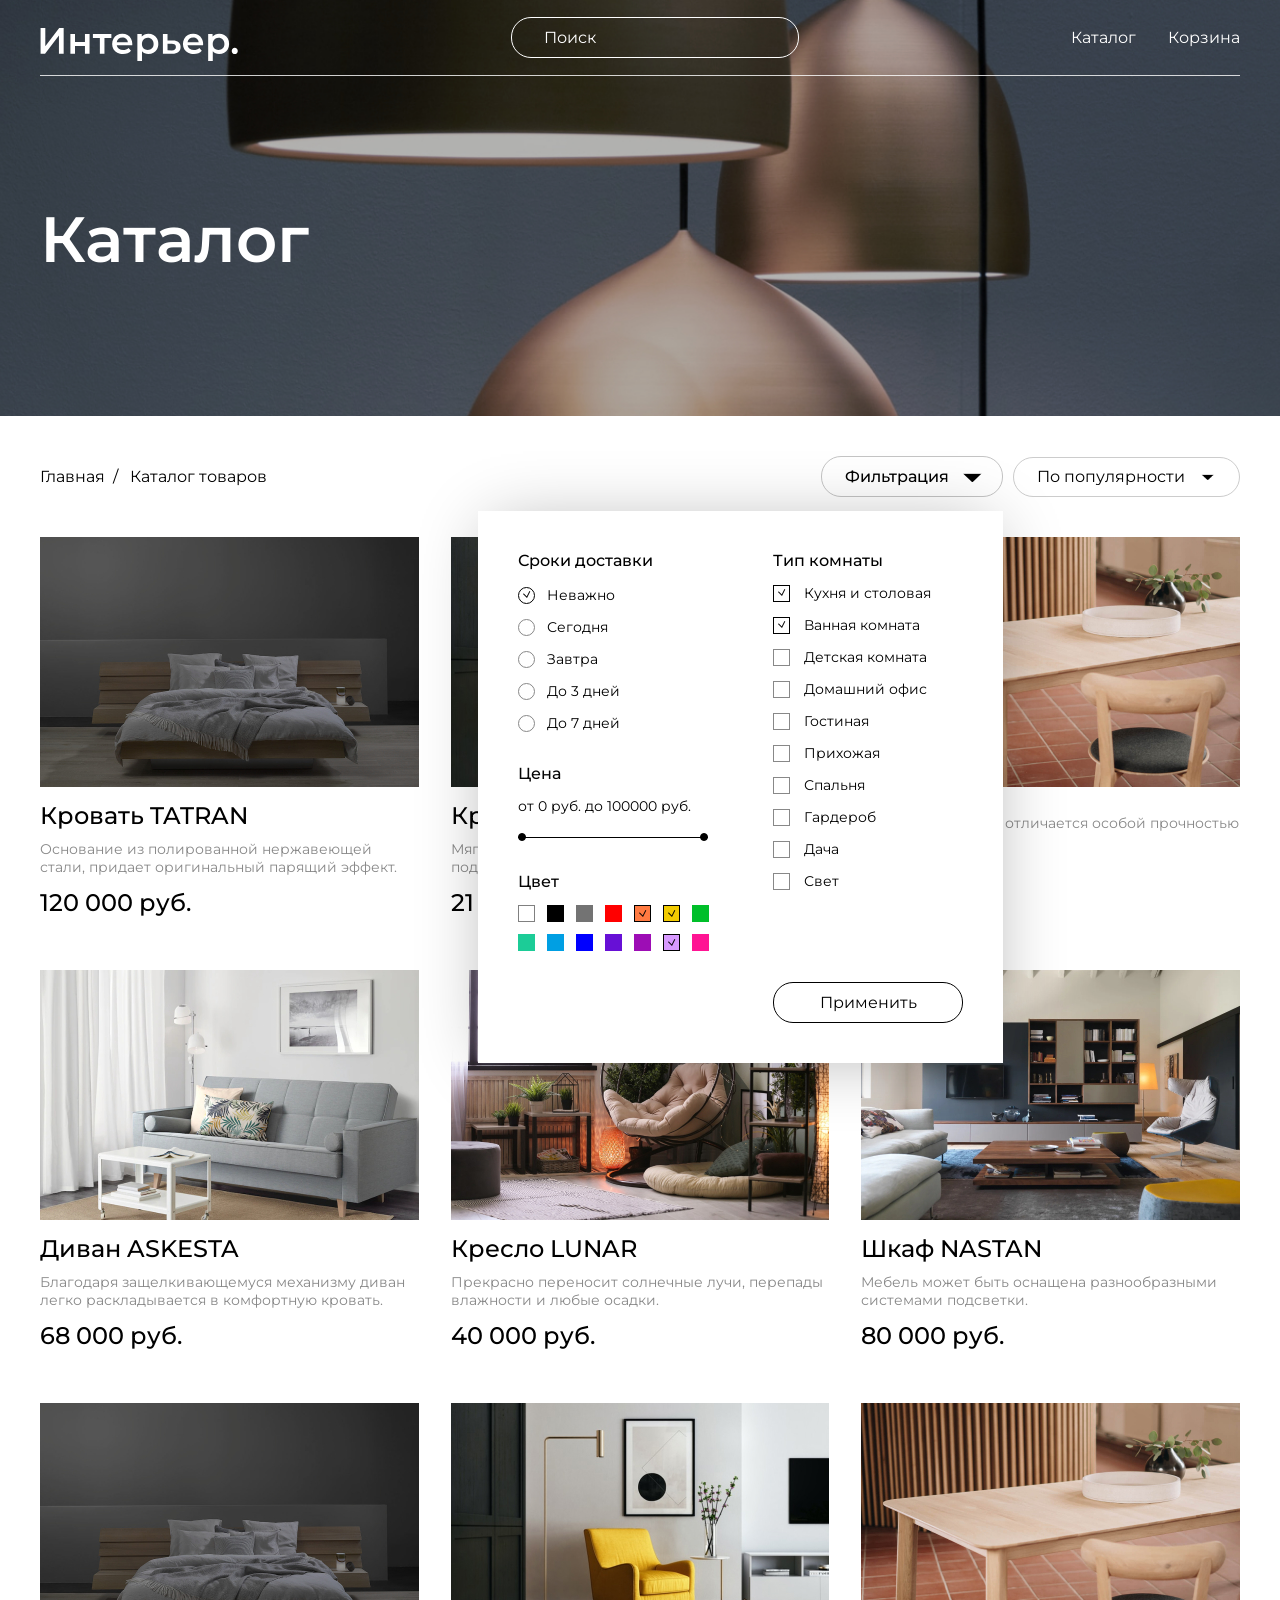
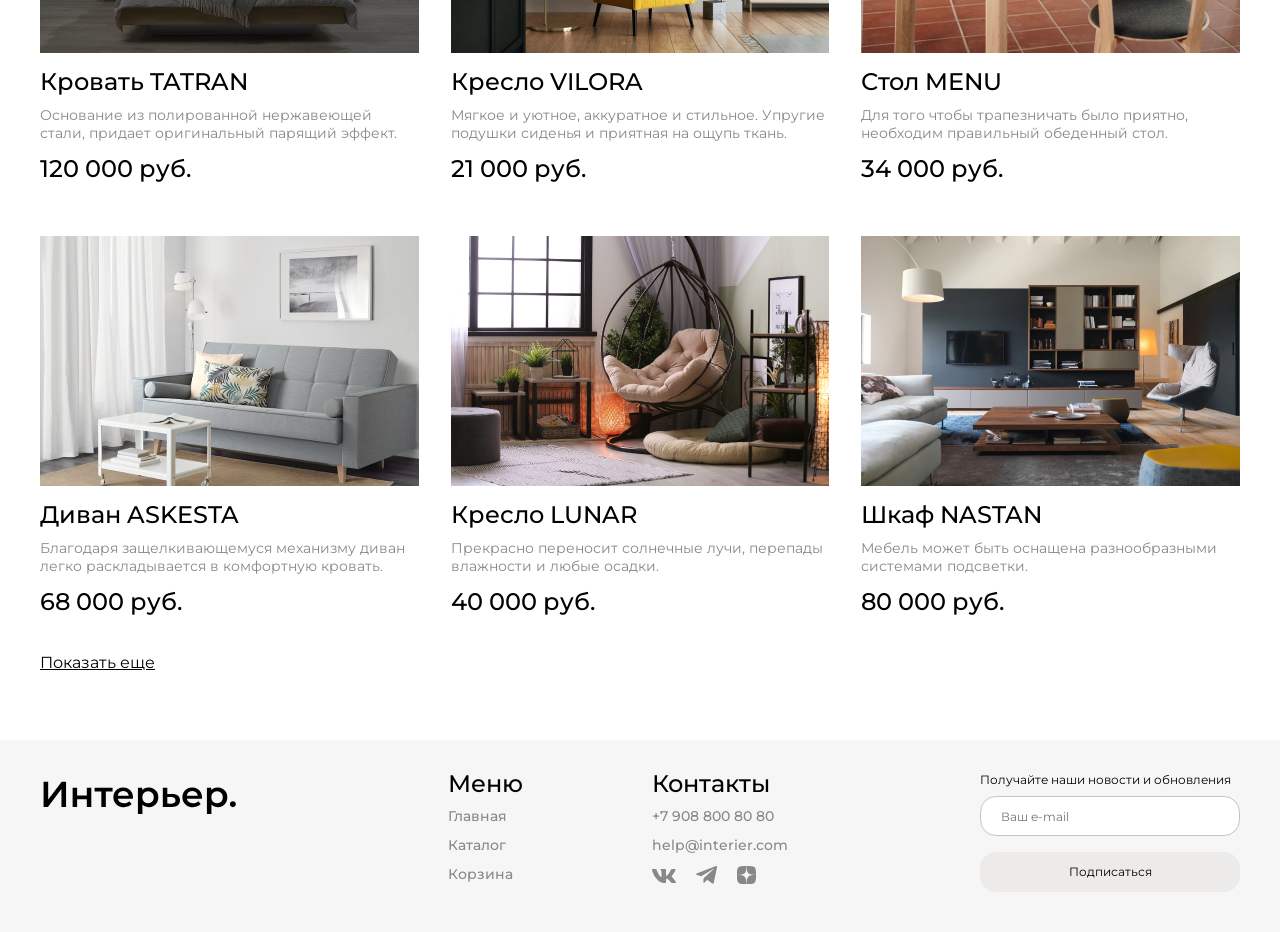
<file: catalog.html>
<!DOCTYPE html>
<html lang="ru">

<head>
    <meta charset="UTF-8">
    <meta name="viewport" content="width=device-width, initial-scale=1.0">
    <title>Каталог</title>
    <link rel="preconnect" href="https://fonts.googleapis.com">
    <link rel="preconnect" href="https://fonts.gstatic.com" crossorigin>
    <link href="https://fonts.googleapis.com/css2?family=Montserrat:ital,wght@0,100..900;1,100..900&display=swap"
        rel="stylesheet">
    <link rel="stylesheet" href="style.css">
</head>
<body>
    <Section class="Catalog-page center">
        <header class="header">
            <a href="index.html"><img class="header__logo" src="./Img/logo.svg" alt="логотип"></a>
            <input class="search header__search" type="search" placeholder="Поиск">
            <nav class="header__menu">
                <div class="header__menu-item"><a class="header__menu-link" href="catalog.html">Каталог</a> </div>
                <div class="header__menu-item"><a class="header__menu-link" href="basket.html">Корзина</a></div>
            </nav>
            <div class="menu-mob">
                <a href="#"><svg viewBox="0 0 19 19" xmlns="http://www.w3.org/2000/svg" xmlns:xlink="http://www.w3.org/1999/xlink" width="19.000000" height="19.000000" fill="none">
	<rect id="gg:search" width="19.000000" height="19.000000" x="0.000000" y="0.000000" fill="rgb(255,255,255)" fill-opacity="0" />
	<g id="Group">
		<path id="Vector" d="M14 11C14.9894 9.72388 16.1516 8.60786 16 7C15.8483 5.39213 15.2106 4.06841 14 3C12.7893 1.93159 10.6136 0.950045 8.99996 0.999997C7.38636 1.04995 6.14223 1.85875 4.99996 3C3.8567 4.14203 3.05108 5.38453 2.99996 7C2.94883 8.61546 3.9312 10.7879 4.99996 12C6.06872 13.2121 7.39138 13.8491 8.99996 14C10.6085 14.1509 11.7246 12.9922 13 12L17 16C17.1042 16 17.9036 16.0399 18 16C18.0399 15.9036 18 15.1043 18 15L14 11ZM13 4C13.448 4.44093 13.7559 5.42062 14 6C14.244 6.57937 13.9974 6.37129 14 7C14.0025 7.6287 14.2393 8.41866 14 9C13.7606 9.58134 13.4443 10.5554 13 11C12.5556 11.4446 11.5811 11.7606 11 12C10.4188 12.2394 9.62841 12.0026 8.99996 12C8.3715 11.9974 8.5791 12.2441 7.99996 12C7.42082 11.7559 6.44071 11.4482 5.99996 11C5.11914 10.1044 4.99484 8.25641 4.99996 7C5.00507 5.74358 5.11188 4.88843 5.99996 4C6.88803 3.11157 7.74404 3.00511 8.99996 3C10.2559 2.99488 12.1047 3.11883 13 4Z" fill="rgb(255,255,255)" fill-rule="evenodd" />
		<path id="Vector" d="M16.2129 7.26728C16.2127 7.17192 16.2081 7.07656 16.1991 6.98121C16.1096 6.03277 15.8506 5.18044 15.4219 4.4242C15.0923 3.84265 14.6625 3.31793 14.1323 2.85004C13.4827 2.27677 12.6812 1.79207 11.7278 1.39592C10.7117 0.973732 9.80037 0.775123 8.99377 0.800093C8.9219 0.802318 8.85016 0.806169 8.77855 0.811648C7.42761 0.914996 6.12096 1.59728 4.8586 2.85851C3.60607 4.1097 2.92445 5.40787 2.81376 6.75303C2.80717 6.83308 2.8026 6.91329 2.80006 6.99367C2.77452 7.80076 2.97294 8.71222 3.39533 9.72805C3.79114 10.68 4.27601 11.4814 4.84995 12.1323C5.31856 12.6637 5.84423 13.0944 6.42695 13.4243C7.18248 13.852 8.03393 14.1103 8.98128 14.1991C9.07787 14.2082 9.17445 14.2127 9.27104 14.2128C9.82499 14.2131 10.379 14.0655 10.9332 13.7699C11.316 13.5657 11.8616 13.1758 12.5701 12.6003C12.7357 12.4659 12.8737 12.3548 12.9841 12.267L16.9171 16.2L17 16.2C17.0132 16.2 17.0637 16.2015 17.1516 16.2045C17.6916 16.2231 17.9999 16.2165 18.0765 16.1848L18.1531 16.153L18.1847 16.0765C18.2165 15.9999 18.223 15.6917 18.2045 15.1517C18.2015 15.0638 18.2 15.0132 18.2 15L18.2 14.9172L14.2668 10.984C14.3562 10.8711 14.4699 10.7296 14.6077 10.5597C15.1807 9.85315 15.5689 9.309 15.7722 8.92725C16.0671 8.37363 16.214 7.82031 16.2129 7.26728ZM14 11C14.1485 10.8084 14.301 10.6204 14.4523 10.4337C15.3088 9.37761 16.1289 8.36642 16 7C15.8483 5.39213 15.2106 4.06841 14 3C12.7893 1.93159 10.6136 0.950045 8.99996 0.999997C7.38636 1.04995 6.14223 1.85875 4.99996 3C3.8567 4.14203 3.05108 5.38453 2.99996 7C2.94883 8.61546 3.9312 10.7879 4.99996 12C6.06872 13.2121 7.39138 13.8491 8.99996 14C10.3713 14.1286 11.3847 13.3055 12.444 12.4451C12.6273 12.2963 12.8119 12.1463 13 12L17 16C17.0233 16 17.0813 16.002 17.1585 16.0046C17.4265 16.0139 17.9252 16.031 18 16C18.0309 15.9252 18.0138 15.4266 18.0046 15.1586C18.002 15.0814 18 15.0233 18 15L14 11ZM14 6C13.7559 5.42062 13.448 4.44093 13 4C12.1047 3.11883 10.2559 2.99488 8.99996 3C7.74404 3.00511 6.88803 3.11157 5.99996 4C5.11188 4.88843 5.00507 5.74358 4.99996 7C4.99484 8.25641 5.11914 10.1044 5.99996 11C6.44071 11.4482 7.42082 11.7559 7.99996 12C8.33853 12.1427 8.40822 12.1177 8.53326 12.0728C8.62211 12.0409 8.73891 11.9989 8.99996 12C9.2029 12.0008 9.42274 12.0261 9.64697 12.0518C10.1171 12.1059 10.6065 12.1621 11 12C11.5811 11.7606 12.5556 11.4446 13 11C13.4443 10.5554 13.7606 9.58134 14 9C14.162 8.60641 14.1058 8.11721 14.0518 7.64716C14.026 7.42293 14.0008 7.20305 14 7C13.9989 6.7388 14.0408 6.62204 14.0727 6.53323C14.1176 6.40827 14.1426 6.33867 14 6ZM13.6525 5.66801C13.7267 5.85913 13.7811 5.99568 13.8156 6.07763C13.8906 6.25551 13.9135 6.38484 13.8845 6.46562C13.8273 6.62479 13.7992 6.80318 13.8 7.00081C13.8005 7.14354 13.8183 7.3666 13.8531 7.66998C13.9226 8.27532 13.9099 8.69328 13.815 8.92386C13.7851 8.99655 13.7378 9.11637 13.673 9.28333C13.3518 10.1116 13.0803 10.6367 12.8585 10.8586C12.637 11.0802 12.1125 11.3514 11.2851 11.6723C11.1173 11.7374 10.9968 11.785 10.9238 11.8151C10.6933 11.91 10.2753 11.9227 9.6698 11.8532C9.36644 11.8183 9.14343 11.8006 9.00077 11.8C8.80324 11.7992 8.62487 11.8274 8.46566 11.8846C8.38478 11.9136 8.25545 11.8907 8.07765 11.8157C7.9954 11.781 7.85831 11.7264 7.66638 11.6519C6.86299 11.3399 6.35504 11.0758 6.14255 10.8598C5.50632 10.2128 5.19212 8.9265 5.19996 7.00081C5.20277 6.30941 5.25648 5.78154 5.36108 5.41719C5.36345 5.40894 5.36586 5.40069 5.36831 5.39246C5.50336 4.93892 5.76106 4.52189 6.14141 4.14139C6.52032 3.76233 6.93574 3.50508 7.38766 3.36966C7.39748 3.36671 7.40732 3.36383 7.41718 3.361C7.78142 3.25648 8.30929 3.20281 9.00077 3.2C10.927 3.19215 12.2133 3.50633 12.8597 4.14254C13.0759 4.35536 13.3402 4.86385 13.6525 5.66801Z" fill="rgb(255,255,255)" fill-rule="evenodd" />
	</g>
</svg>
</a>
                <a href="catalog.html"><svg viewBox="0 0 19 19" xmlns="http://www.w3.org/2000/svg" xmlns:xlink="http://www.w3.org/1999/xlink" width="19.000000" height="19.000000" fill="none" customFrame="#000000">
	<g id="Group 201">
		<rect id="Rectangle 46" width="5.000000" height="5.000000" x="0.000000" y="0.000000" fill="rgb(255,255,255)" />
		<rect id="Rectangle 41" width="5.000000" height="5.000000" x="0.000000" y="7.000000" fill="rgb(255,255,255)" />
		<rect id="Rectangle 47" width="5.000000" height="5.000000" x="0.000000" y="14.000000" fill="rgb(255,255,255)" />
		<rect id="Rectangle 48" width="5.000000" height="5.000000" x="7.000000" y="7.000000" fill="rgb(255,255,255)" />
		<rect id="Rectangle 45" width="5.000000" height="5.000000" x="7.000000" y="14.000000" fill="rgb(255,255,255)" />
		<rect id="Rectangle 49" width="5.000000" height="5.000000" x="7.000000" y="0.000000" fill="rgb(255,255,255)" />
		<rect id="Rectangle 42" width="5.000000" height="5.000000" x="14.000000" y="7.000000" fill="rgb(255,255,255)" />
		<rect id="Rectangle 44" width="5.000000" height="5.000000" x="14.000000" y="14.000000" fill="rgb(255,255,255)" />
		<rect id="Rectangle 43" width="5.000000" height="5.000000" x="14.000000" y="0.000000" fill="rgb(255,255,255)" />
	</g>
</svg>
</a>
                <a href="basket.html"><svg viewBox="0 0 25 25" xmlns="http://www.w3.org/2000/svg" xmlns:xlink="http://www.w3.org/1999/xlink" width="25.000000" height="25.000000" fill="none">
	<rect id="jam:shopping-cart" width="25.000000" height="25.000000" x="0.000000" y="0.000000" fill="rgb(255,255,255)" fill-opacity="0" transform="matrix(-1,0,0,1,25,0)" />
	<path id="Vector" d="M7.08165 17.0829C6.52077 17.0829 6.47825 16.4814 6.08165 16.0829C5.68505 15.6844 5.08165 15.6465 5.08165 15.0829C5.08165 14.5193 5.68505 13.4814 6.08165 13.0829C6.47825 12.6844 6.52077 13.0829 7.08165 13.0829C7.64253 13.0829 8.68505 12.6844 9.08165 13.0829C9.47825 13.4814 9.08165 14.5193 9.08165 15.0829C9.08165 15.6465 9.47825 15.6844 9.08165 16.0829C8.68505 16.4814 7.64253 17.0829 7.08165 17.0829ZM15.0817 17.0829C14.5208 17.0829 13.4783 16.4814 13.0817 16.0829C12.685 15.6844 13.0817 15.6465 13.0817 15.0829C13.0817 14.5193 12.685 13.4814 13.0817 13.0829C13.4783 12.6844 14.5208 13.0829 15.0817 13.0829C15.6425 13.0829 15.685 12.6844 16.0817 13.0829C16.4783 13.4814 17.0817 14.5193 17.0817 15.0829C17.0817 15.6465 16.4783 15.6844 16.0817 16.0829C15.685 16.4814 15.6425 17.0829 15.0817 17.0829ZM1.08165 2.08286C0.817683 2.07431 0.265368 2.27352 0.0816516 2.08286C-0.102065 1.89221 0.0816516 1.34824 0.0816516 1.08286C0.0816516 0.817486 -0.102065 0.273517 0.0816516 0.0828648C0.265368 -0.107787 0.817683 0.0914199 1.08165 0.0828648L2.08165 0.0828648C3.03543 0.0828648 3.8744 1.14786 4.08165 2.08286L6.08165 8.08286C6.2889 9.01787 6.12787 9.08286 7.08165 9.08286L15.0817 9.08286L17.0817 3.08286L7.08165 3.08286C6.82017 3.07088 6.26247 3.27304 6.08165 3.08286C5.90083 2.89269 6.08165 2.34588 6.08165 2.08286C6.08165 1.81985 5.90083 1.27304 6.08165 1.08286C6.26247 0.892691 6.82017 1.09485 7.08165 1.08286L17.0817 1.08286C17.3908 1.08277 17.8038 0.9467 18.0817 1.08286C18.3595 1.21903 18.8914 1.83804 19.0817 2.08286C19.2719 2.32769 19.0176 2.77901 19.0817 3.08286C19.1457 3.38672 19.1567 3.78156 19.0817 4.08286L17.0817 10.0829C16.9717 10.5251 17.4392 10.8024 17.0817 11.0829C16.7241 11.3634 15.5353 11.0829 15.0817 11.0829L7.08165 11.0829C6.15621 11.083 5.80355 10.6647 5.08165 10.0829C4.35975 9.50102 4.28233 8.99064 4.08165 8.08286L2.08165 2.08286L1.08165 2.08286Z" fill="rgb(255,255,255)" fill-rule="nonzero" transform="matrix(-1,0,0,1,22.0815,3.91714)" />
</svg>
</a>
            </div>
        </header>
        <div class="Catalog-page__wrapper">
            <h1 class="Fon-page__title">Каталог</h1>
        </div>
    </Section>
    <div class="catalog">
        <div class="catalog__nav">
            <div class="catalog__nav-link">
                <a class="catalog__link catalog__link-home" href="index.html">Главная</a>
                <a class="catalog__link catalog__link-current" href="catalog.html">Каталог товаров</a>                 
            </div>
            <div class="catalog__nav-option">
                <div class="catalog-filter">
                    <div class="catalog-filter__button">
                        <button class="filter-button">Фильтрация</button>
                        <form class="filter-form" action="#" method="get">
                            <div class="filter-form__content">
                                <fieldset class="filter-form__deadlines">
                                <legend class="filter-form__deadlines-title">Сроки доставки</legend>
                                    <div class="radio-click">
                                        <input class="radio-click__input" type="radio" id="any" name="deadlines" value="any" checked>
                                        <label class="radio-click__label" for="any">Неважно</label>
                                    </div>
                                    <div class="radio-click">
                                        <input class="radio-click__input" type="radio" id="today" name="deadlines" value="today">
                                        <label class="radio-click__label" for="today">Сегодня</label>
                                    </div>
                                    <div class="radio-click">
                                        <input class="radio-click__input" type="radio" id="tomorrow" name="deadlines" value="tomorrow">
                                        <label class="radio-click__label" for="tomorrow">Завтра</label>
                                    </div>
                                    <div class="radio-click">
                                        <input class="radio-click__input" type="radio" id="three-days" name="deadlines" value="three-days">
                                        <label class="radio-click__label" for="three-days">До 3 дней</label>
                                    </div>
                                    <div class="radio-click">
                                        <input class="radio-click__input" type="radio" id="seven-days" name="deadlines" value="seven-days">
                                        <label class="radio-click__label" for="seven-days">До 7 дней</label>
                                    </div>
                                </fieldset>

                                <fieldset class="filter-form__price">
                                <legend class="filter-form__price-title">Цена</legend>
                                    <div class="range">
                                        <label class="range__label">от 0 руб. до 100000 руб.</label>
                                        <div class="range__slider">
                                            <input class="range__input range__input--min" name="range_1" type="range" min="1" max="100000" value="1">
                                            <input class="range__input range__input--max" name="range_1" type="range" min="1" max="100000" value="100000">
                                        </div>
                                    </div>
                                </fieldset>

                                <fieldset class="filter-form__color">
                                <legend class="filter-form__color-title">Цвет</legend>
                                    <div class="color-options">
                                        <div class="color-options__choice">
                                            <input class="color-options__choice-input" type="checkbox" id="white">
                                            <label class="color-options__choice-label color-options__choice-label_white " for="white"></label>
                                        </div>
                                        <div class="color-options__choice">
                                            <input class="color-options__choice-input" type="checkbox" id="black">
                                            <label class="color-options__choice-label color-options__choice-label_black " for="black"></label>
                                        </div>
                                        <div class="color-options__choice">
                                            <input class="color-options__choice-input" type="checkbox" id="gray">
                                            <label class="color-options__choice-label color-options__choice-label_gray " for="gray"></label>
                                        </div>
                                        <div class="color-options__choice">
                                            <input class="color-options__choice-input" type="checkbox" id="red">
                                            <label class="color-options__choice-label color-options__choice-label_red " for="red"></label>
                                        </div>
                                        <div class="color-options__choice">
                                            <input class="color-options__choice-input" type="checkbox" id="orange" checked>
                                            <label class="color-options__choice-label color-options__choice-label_orange " for="orange"></label>
                                        </div>
                                        <div class="color-options__choice">
                                            <input class="color-options__choice-input" type="checkbox" id="yellow" checked>
                                            <label class="color-options__choice-label color-options__choice-label_yellow " for="yellow"></label>
                                        </div>
                                        <div class="color-options__choice">
                                            <input class="color-options__choice-input" type="checkbox" id="green">
                                            <label class="color-options__choice-label color-options__choice-label_green " for="green"></label>
                                        </div>
                                        <div class="color-options__choice">
                                            <input class="color-options__choice-input" type="checkbox" id="teal">
                                            <label class="color-options__choice-label color-options__choice-label_teal " for="teal"></label>
                                        </div>
                                        <div class="color-options__choice">
                                            <input class="color-options__choice-input" type="checkbox" id="light-blue">
                                            <label class="color-options__choice-label color-options__choice-label_light-blue " for="light-blue"></label>
                                        </div>
                                        <div class="color-options__choice">
                                            <input class="color-options__choice-input" type="checkbox" id="blue">
                                            <label class="color-options__choice-label color-options__choice-label_blue " for="blue"></label>
                                        </div>
                                        <div class="color-options__choice">
                                            <input class="color-options__choice-input" type="checkbox" id="purple">
                                            <label class="color-options__choice-label color-options__choice-label_purple " for="purple"></label>
                                        </div>
                                        <div class="color-options__choice">
                                            <input class="color-options__choice-input" type="checkbox" id="violet">
                                            <label class="color-options__choice-label color-options__choice-label_violet " for="violet"></label>
                                        </div>
                                        <div class="color-options__choice">
                                            <input class="color-options__choice-input" type="checkbox" id="lavander" checked>
                                            <label class="color-options__choice-label color-options__choice-label_lavander " for="lavander"></label>
                                        </div>
                                        <div class="color-options__choice">
                                            <input class="color-options__choice-input" type="checkbox" id="pink">
                                            <label class="color-options__choice-label color-options__choice-label_pink " for="pink"></label>
                                        </div>
                                    </div>
                                </fieldset>

                                <fieldset class="filter-form__room">
                                <legend class="filter-form__room-title">Тип комнаты</legend>   
                                    <div class="form-room">
                                        <div class="form-room__choice">
                                            <input class="form-room__choice-input" type="checkbox" name="room" id="room-kitchens" checked>
                                            <label class="form-room__choice-label" for="room-kitchens">Кухня и столовая</label>
                                        </div>
                                        <div class="form-room__choice">
                                            <input class="form-room__choice-input" type="checkbox" name="room" id="room-bathroom" checked>
                                            <label class="form-room__choice-label" for="room-bathroom">Ванная комната</label>
                                        </div>
                                        <div class="form-room__choice">
                                            <input class="form-room__choice-input" type="checkbox" name="room" id="room-children">
                                            <label class="form-room__choice-label" for="room-children">Детская комната</label>
                                        </div>
                                        <div class="form-room__choice">
                                            <input class="form-room__choice-input" type="checkbox" id="room-office">
                                            <label class="form-room__choice-label" for="room-office">Домашний офис</label>
                                        </div>
                                        <div class="form-room__choice">
                                            <input class="form-room__choice-input" type="checkbox" id="room-living">
                                            <label class="form-room__choice-label" for="room-living">Гостиная</label>
                                        </div>
                                        <div class="form-room__choice">
                                            <input class="form-room__choice-input" type="checkbox" id="room-hallway">
                                            <label class="form-room__choice-label" for="room-hallway">Прихожая</label>
                                        </div>
                                        <div class="form-room__choice">
                                            <input class="form-room__choice-input" type="checkbox" id="room-bedroom">
                                            <label class="form-room__choice-label" for="room-bedroom">Спальня</label>
                                        </div>
                                        <div class="form-room__choice">
                                            <input class="form-room__choice-input" type="checkbox" id="room-wardrobe">
                                            <label class="form-room__choice-label" for="room-wardrobe">Гардероб</label>
                                        </div>
                                        <div class="form-room__choice">
                                            <input class="form-room__choice-input" type="checkbox" id="room-country">
                                            <label class="form-room__choice-label" for="room-country">Дача</label>
                                        </div>
                                        <div class="form-room__choice">
                                            <input class="form-room__choice-input" type="checkbox" id="room-light">
                                            <label class="form-room__choice-label" for="room-light">Свет</label>
                                        </div>
                                    </div>
                                </fieldset>
                            </div>
                            <button type="submit" class="filter-form__submit">Применить</button>
                        </form>
                    </div>
                </div>
                <div class="catalog__sort">
                <select class="catalog__sort-select">
                    <option value="">По популярности</option>
                    <option value="cheap">Cначала новые</option>
                    <option value="expensive">Сначала старые</option>
                </select>
                </div>
            </div> 
        </div>
        <div class="products-box center">
            <article class="products">
                <div class="product-smile">
                    <img class="product-heartsmile" src="./Img/basic_heart_outline.png" alt="Закрепить">
                    <img class="product-shoppihgsmile" src="./Img/shopping-bag-line.png" alt="Избранное">
                    <img class="product__Img" src="./Img/TATRAN1.jpg" alt="кровать Tatran">
                </div>
                <H3 class="product__title">Кровать TATRAN</H3>
                <p class="product__subtitle">Основание из полированной нержавеющей стали, придает оригинальный
                    парящий эффект.</p>
                <p class="product__price">120 000 руб.</p>
                <!-- <p class="product__price product__price_old">28000</p> -->
            </article>
            <article class="products">
                <div class="product-smile">
                    <img class="product-heartsmile" src="./Img/basic_heart_outline.png" alt="Закрепить">
                    <img class="product-shoppihgsmile" src="./Img/shopping-bag-line.png" alt="Избранное">
                    <img class="product__Img" src="./Img/Vilora.jpg" alt="кресло Vilora">
                </div>
                <H3 class="product__title">Кресло VILORA</H3>
                <p class="product__subtitle">Мягкое и уютное, аккуратное и стильное. Упругие подушки сиденья и
                    приятная на ощупь ткань.</p>
                <p class="product__price">21 000 руб.</p>
                <!-- <p class="product__price product__price_old">28000</p> -->
            </article>
            <article class="products">
                <div class="product-smile">
                    <img class="product-heartsmile" src="./Img/basic_heart_outline.png" alt="Закрепить">
                    <img class="product-shoppihgsmile" src="./Img/shopping-bag-line.png" alt="Избранное">
                    <img class="product__Img" src="./Img/MENU1.jpg" alt="стол Menu">
                </div>
                <H3 class="products__title">Стол MENU</H3>
                <p class="product__subtitle">Европейский дуб - отличается особой прочностью и стабильностью.</p>
                <p class="product__price">34 000 руб.</p>
                <!-- <p class="product__price product__price_old">28000</p> -->
            </article>
            <article class="products">
                <div class="product-smile">
                    <img class="product-heartsmile" src="./Img/basic_heart_outline.png" alt="Закрепить">
                    <img class="product-shoppihgsmile" src="./Img/shopping-bag-line.png" alt="Избранное">
                    <img class="product__Img" src="./Img/ASKESTA1.jpg" alt="диван Askesta">
                </div>
                <H3 class="product__title">Диван ASKESTA</H3>
                <p class="product__subtitle">Благодаря защелкивающемуся механизму диван легко раскладывается в комфортную кровать.</p>
                <p class="product__price">68 000 руб.</p>
                <!-- <p class="product__price product__price_old">28000</p> -->
            </article>
            <article class="products">
                <div class="product-smile">
                    <img class="product-heartsmile" src="./Img/basic_heart_outline.png" alt="Закрепить">
                    <img class="product-shoppihgsmile" src="./Img/shopping-bag-line.png" alt="Избранное">
                    <img class="product__Img" src="./Img/Lunar.jpg" alt="кресло Lunar">
                </div>
                <H3 class="product__title">Кресло LUNAR</H3>
                <p class="product__subtitle">Прекрасно переносит солнечные лучи, перепады влажности и любые осадки.
                </p>
                <p class="product__price">40 000 руб.</p>
                <!-- <p class="product__price product__price_old">28000</p> -->
            </article>
            <article class="products">
                <div class="product-smile">
                    <img class="product-heartsmile" src="./Img/basic_heart_outline.png" alt="Закрепить">
                    <img class="product-shoppihgsmile" src="./Img/shopping-bag-line.png" alt="Избранное">
                    <img class="product__Img" src="./Img/NASTAN1.jpg" alt="шкаф Nastan">
                </div>
                <H3 class="product__title">Шкаф NASTAN</H3>
                <p class="product__subtitle">Мебель может быть оснащена разнообразными системами подсветки.</p>
                <p class="product__price">80 000 руб.</p>
                <!-- <p class="product__price product__price_old">28000</p> -->
            </article>
            <article class="products">
                <div class="product-smile">
                    <img class="product-heartsmile" src="./Img/basic_heart_outline.png" alt="Закрепить">
                    <img class="product-shoppihgsmile" src="./Img/shopping-bag-line.png" alt="Избранное">
                    <img class="product__Img" src="./Img/TATRAN1.jpg" alt="кровать Tatran">
                </div>
                <H3 class="product__title">Кровать TATRAN</H3>
                <p class="product__subtitle">Основание из полированной нержавеющей стали, придает оригинальный
                    парящий эффект.</p>
                <p class="product__price">120 000 руб.</p>
                <!-- <p class="product__price product__price_old">28000</p> -->
            </article>
            <article class="products">
                <div class="product-smile">
                    <img class="product-heartsmile" src="./Img/basic_heart_outline.png" alt="Закрепить">
                    <img class="product-shoppihgsmile" src="./Img/shopping-bag-line.png" alt="Избранное">
                    <img class="product__Img" src="./Img/Vilora.jpg" alt="кресло Vilora">
                </div>   
                <H3 class="product__title">Кресло VILORA</H3>
                <p class="product__subtitle">Мягкое и уютное, аккуратное и стильное. Упругие подушки сиденья и
                    приятная на ощупь ткань.</p>
                <p class="product__price">21 000 руб.</p>
                <!-- <p class="product__price product__price_old">28000</p> -->
            </article>
            <article class="products">
                <div class="product-smile">
                    <img class="product-heartsmile" src="./Img/basic_heart_outline.png" alt="Закрепить">
                    <img class="product-shoppihgsmile" src="./Img/shopping-bag-line.png" alt="Избранное">
                    <img class="product__Img" src="./Img/MENU1.jpg" alt="стол Menu">
                </div>
                <H3 class="product__title">Стол MENU</H3>
                <p class="product__subtitle">Для того чтобы трапезничать было приятно, необходим правильный обеденный
                    стол.</p>
                <p class="product__price">34 000 руб.</p>
                <!-- <p class="product__price product__price_old">28000</p> -->
            </article>
            <article class="products">
                <div class="product-smile">
                    <img class="product-heartsmile" src="./Img/basic_heart_outline.png" alt="Закрепить">
                    <img class="product-shoppihgsmile" src="./Img/shopping-bag-line.png" alt="Избранное">
                    <img class="product__Img" src="./Img/ASKESTA1.jpg" alt="диван Askesta">
                </div>
                <H3 class="product__title">Диван ASKESTA</H3>
                <p class="product__subtitle">Благодаря защелкивающемуся механизму диван легко раскладывается в комфортную кровать.</p>
                <p class="product__price">68 000 руб.</p>
                <!-- <p class="product__price product__price_old">28000</p> -->
            </article>
            <article class="products">
                <div class="product-smile">
                    <img class="product-heartsmile" src="./Img/basic_heart_outline.png" alt="Закрепить">
                    <img class="product-shoppihgsmile" src="./Img/shopping-bag-line.png" alt="Избранное">
                    <img class="product__Img" src="./Img/Lunar.jpg" alt="кресло Lunar">
                </div>
                <H3 class="product__title">Кресло LUNAR</H3>
                <p class="product__subtitle">Прекрасно переносит солнечные лучи, перепады влажности и любые осадки.</p>
                <p class="product__price">40 000 руб.</p>
                <!-- <p class="product__price product__price_old">28000</p> -->
            </article>
            <article class="products">
                <div class="product-smile">
                    <img class="product-heartsmile" src="./Img/basic_heart_outline.png" alt="Закрепить">
                    <img class="product-shoppihgsmile" src="./Img/shopping-bag-line.png" alt="Избранное">
                    <img class="product__Img" src="./Img/NASTAN1.jpg" alt="шкаф Nastan">
                </div>
                <H3 class="product__title">Шкаф NASTAN</H3>
                <p class="product__subtitle">Мебель может быть оснащена разнообразными системами подсветки.</p>
                <p class="product__price">80 000 руб.</p>
                <!-- <p class="product__price product__price_old">28000</p> -->
            </article>
        </div>
        <div class="catalog__click">
            <a class="catalog__click-more" href="#">Показать еще</a>
        </div>
    </div>
    <Footer class="footer center">
        <a href="index.html"> <img class="footer__logo" src="./Img/Интерьер..svg" alt="логотип"></a>
        <div class="footer__content">
            <div class="footer__info">
                <nav class="footer__item">
                    <h4 class="footer__title">Меню</h4>
                    <a class="footer__link" href="index.html">Главная</a>
                    <a class="footer__link" href="catalog.html">Каталог</a>
                    <a class="footer__link" href="basket.html">Корзина</a>
                </nav>
                <div class="footer__item">
                    <h4 class="footer__title">Контакты</h4>
                    <a class="footer__link" href="#">+7 908 800 80 80</a>
                    <a class="footer__link" href="#">help@interier.com</a>
                    <div class="footer__icons">
                                                <a class="footer__icons-VK" href="#"><svg viewBox="0 0 24.0005 14" xmlns="http://www.w3.org/2000/svg" xmlns:xlink="http://www.w3.org/1999/xlink" width="24.000488" height="14.000000" fill="none" customFrame="#000000">
	<path id="Vector" d="M23.45 0.948C23.616 0.402 23.45 0 22.655 0L20.03 0C19.362 0 19.054 0.347 18.887 0.73C18.887 0.73 17.552 3.926 15.661 6.002C15.049 6.604 14.771 6.795 14.437 6.795C14.27 6.795 14.019 6.604 14.019 6.057L14.019 0.948C14.019 0.292 13.835 0 13.279 0L9.151 0C8.734 0 8.483 0.304 8.483 0.593C8.483 1.214 9.429 1.358 9.526 3.106L9.526 6.904C9.526 7.737 9.373 7.888 9.039 7.888C8.149 7.888 5.984 4.677 4.699 1.003C4.45 0.288 4.198 0 3.527 0L0.9 0C0.15 0 0 0.347 0 0.73C0 1.412 0.89 4.8 4.145 9.281C6.315 12.341 9.37 14 12.153 14C13.822 14 14.028 13.632 14.028 12.997L14.028 10.684C14.028 9.947 14.186 9.8 14.715 9.8C15.105 9.8 15.772 9.992 17.33 11.467C19.11 13.216 19.403 14 20.405 14L23.03 14C23.78 14 24.156 13.632 23.94 12.904C23.702 12.18 22.852 11.129 21.725 9.882C21.113 9.172 20.195 8.407 19.916 8.024C19.527 7.533 19.638 7.314 19.916 6.877C19.916 6.877 23.116 2.451 23.449 0.948L23.45 0.948Z" fill="rgb(136.078,136.078,136.078)" fill-rule="evenodd" />
</svg>
</a> 
                        <a class="footer__icons-TLM" href="#"><svg viewBox="0 0 21 17.6758" xmlns="http://www.w3.org/2000/svg" xmlns:xlink="http://www.w3.org/1999/xlink" width="21.000000" height="17.675781" fill="none" customFrame="#000000">
	<path id="Vector" d="M19.2952 0.200894L0.690181 7.4125C-0.0585179 7.74834 -0.311748 8.42087 0.50922 8.78587L5.28221 10.3105L16.8227 3.14143C17.4528 2.69136 18.0979 2.81137 17.5428 3.30647L7.63109 12.3272L7.31974 16.1448C7.60812 16.7342 8.13615 16.737 8.47297 16.444L11.2152 13.8359L15.9117 17.3709C17.0025 18.02 17.596 17.6011 17.8307 16.4114L20.9112 1.74952C21.231 0.285058 20.6856 -0.360199 19.2952 0.200894Z" fill="rgb(136.078,136.078,136.078)" fill-rule="nonzero" />
</svg>
</a>
                        <a class="footer__icons-DZ" href="#"><svg viewBox="0 0 19 18" xmlns="http://www.w3.org/2000/svg" xmlns:xlink="http://www.w3.org/1999/xlink" width="19.000000" height="18.000000" fill="none" customFrame="#000000">
	<path id="Vector" d="M11.3321 10.7357C9.83929 12.195 9.73071 14.0143 9.60178 18C13.5239 18 16.2314 17.9871 17.6293 16.7014C18.9864 15.3771 19 12.69 19 9.09643C14.7929 9.225 12.8725 9.32143 11.3321 10.7357ZM0 9.09643C0 12.69 0.0135714 15.3771 1.37071 16.7014C2.76857 17.9871 5.47607 18 9.39821 18C9.2625 14.0143 9.16071 12.195 7.66786 10.7357C6.1275 9.32143 4.20714 9.21857 0 9.09643ZM9.39821 0C5.48286 0 2.76857 0.0128571 1.37071 1.29857C0.0135714 2.62286 0 5.31 0 8.90357C4.20714 8.775 6.1275 8.67857 7.66786 7.26429C9.16071 5.805 9.26929 3.98571 9.39821 0ZM11.3321 7.26429C9.83929 5.805 9.73071 3.98571 9.60178 0C13.5239 0 16.2314 0.0128571 17.6293 1.29857C18.9864 2.62286 19 5.31 19 8.90357C14.7929 8.775 12.8725 8.67857 11.3321 7.26429Z" fill="rgb(136.078,136.078,136.078)" fill-rule="nonzero" />
</svg>
</a>
                    </div>
                </div>
            </div>
            <form class="footer__form">
                <p class="footer__form-text">Получайте наши новости и обновления</p>
                <input class="IPT" type="email" placeholder=" Ваш e-mail">
                <button class="BTN">Подписаться</button>
            </form>
        </div>
    </Footer>
    <script src="script.js"></script>
</body>
</html>
</file>
<file: style.css>
@charset "UTF-8";
* {
  margin: 0;
  padding: 0;
  box-sizing: border-box;
}

body {
  font-family: "Montserrat", "arial";
  font-size: 16px;
}

a,
input,
button {
  font-family: "Montserrat", "arial";
  transition: 0.25s;
}

.Fon-page {
  background-image: url("./Img/Fon.jpg");
  background-size: cover;
  background-repeat: no-repeat;
  background-position: center;
  height: 735px;
}

.center {
  padding-left: calc(50% - 600px);
  padding-right: calc(50% - 600px);
}

.header {
  min-height: 76px;
  border-bottom: 0.5px solid rgba(255, 255, 255, 0.8);
  display: flex;
  flex-wrap: wrap;
  justify-content: space-between;
  align-items: center;
}

.menu-mob {
  display: none;
}

.header__logo {
  margin-top: 16px;
  height: 44px;
  width: 198px;
  font-family: "Montserrat";
}

.header__search {
  border-radius: 20px;
  height: 41px;
  width: 288px;
  padding: 10.5px 32px 10.5px 32px;
  background: transparent;
  border-color: rgb(255, 255, 255);
  box-sizing: border-box;
  border: 1px solid rgb(255, 255, 255);
  font-family: "Montserrat", "arial";
  outline: none;
  font-size: 16px;
  font-weight: 400;
  line-height: 20px;
}

.header__search::-moz-placeholder {
  color: rgb(255, 255, 255);
}

.header__search::placeholder {
  color: rgb(255, 255, 255);
}

.header__menu {
  display: flex;
  gap: 32px;
  list-style-type: none;
}

.header__menu-link {
  text-align: left;
  width: 66px;
  height: 20px;
  font-weight: 400;
  font-family: inherit;
  font-size: 16px;
  line-height: 100%;
  text-decoration: none;
  color: rgb(255, 255, 255);
  position: relative;
}

.header__menu-link:hover {
  text-decoration: underline;
}

.header__menu-list {
  position: absolute;
  right: 70px;
  margin-top: 38px;
  background-color: white;
  padding: 40px 48px;
  display: flex;
  flex-direction: column;
  opacity: 0;
  transition: opacity 2s ease;
}

.header__menu-link:hover + .header__menu-list {
  opacity: 1;
  transition: opacity 1s ease;
}

.header__menu-item1 {
  display: flex;
  flex-direction: row;
  justify-content: space-between;
  padding-bottom: 24px;
}

.header__menu-item2 {
  display: flex;
  flex-direction: row;
  justify-content: space-between;
  padding-top: 24px;
  border-top: 0.5px solid rgb(202, 205, 216);
}

.header__menu-card {
  display: flex;
}

.header__poduct-description {
  padding-left: 24px;
  display: flex;
  flex-direction: column;
  gap: 12px;
}

.header__menu-actions {
  display: flex;
  justify-content: space-between;
  padding-top: 24px;
}

.header__menu-subtitle {
  font-size: 24px;
  font-weight: 500;
  line-height: 150%;
  letter-spacing: -3%;
}

.header__menu-button {
  box-sizing: border-box;
  border: 1px solid rgb(0, 0, 0);
  border-radius: 50px;
  width: 200px;
  height: 37px;
  color: rgb(0, 0, 0);
  font-size: 16px;
  font-weight: 400;
  line-height: 100%;
  letter-spacing: 0%;
  text-align: center;
  background-color: transparent;
  cursor: pointer;
}

.header__menu-button:hover {
  background-color: #000000;
  color: #FFFFFF;
  cursor: pointer;
}

.header__menu-img {
  max-width: 144px;
}

.header__menu-title {
  font-size: 24px;
  font-weight: 500;
}

.header__menu-price {
  font-size: 16px;
  font-weight: 500;
}

.header__menu-input {
  width: 71px;
  height: 51px;
  border-radius: 6px;
  background: rgb(247, 246, 246);
  color: #000000;
  text-align: center;
  padding: 6px;
  border: none;
  font-size: 14px;
  font-weight: 600;
  line-height: 100%;
  letter-spacing: 0px;
  outline: none;
  margin-left: 48px;
}

.header__menu-links {
  padding-top: 42px;
  font-size: 14px;
  font-weight: 400;
  display: flex;
  flex-direction: row;
  justify-content: space-between;
  width: 190px;
}

.header__menu-link_click {
  color: black;
  font-size: 14px;
  font-weight: 400;
}

.header__menu-link_click:hover {
  text-decoration: underline;
  color: rgb(136, 136, 136);
}

.Fon-page__wrapper {
  padding-top: 64px;
  padding-bottom: 367px;
  color: rgb(255, 255, 255);
}

.Fon-page__title {
  font-weight: 600;
  font-size: 64px;
  line-height: 70px;
  margin-bottom: 16px;
  max-width: 792px;
  text-align: left;
}

.Fon-page__subtitle {
  font-size: 24px;
  font-weight: 400;
  line-height: 29px;
  margin-bottom: 16px;
  margin-top: 16px;
}

.Fon-page__click {
  font-size: 16px;
  font-weight: 400;
  line-height: 20px;
  color: rgb(255, 255, 255);
  display: block;
  margin-top: 16px;
  text-align: left;
}

.Fon-page__click:hover {
  text-decoration: none;
}

/* Мебель для... */
.for-box {
  padding-top: 64px;
}

.for-box__title {
  color: #000000;
  font-size: 48px;
  font-weight: 600;
  line-height: 59px;
}

.for {
  margin-top: 32px;
  display: grid;
  gap: 32px;
  grid-template-columns: repeat(12, 1fr);
  font-weight: 600;
}

.for__item {
  height: 415px;
  grid-column: span 4;
  color: rgb(255, 255, 255);
  font-size: 34px;
  line-height: 100%;
  display: flex;
  justify-content: center;
  align-items: center;
}

.for__item-title {
  font-weight: 600;
}

.for__item_big {
  grid-column: span 6;
}

.for__item_1 {
  background-image: url(Img/For1.jpg);
}

.for__item_2 {
  background-image: url(Img/For2.jpg);
}

.for__item_3 {
  background-image: url(Img/For3.jpg);
}

.for__item_4 {
  background-image: url(Img/For4.jpg);
}

.for__item_5 {
  background-image: url(Img/For5.jpg);
}

/* СПЕЦИАЛЬНЫЕ ПРЕДЛОЖЕНИЯ */
.product-box {
  display: flex;
  -moz-column-gap: 32px;
       column-gap: 32px;
  row-gap: 56px;
  flex-wrap: wrap;
}

.section2__title {
  font-weight: 600;
  font-size: 48px;
  line-height: 59px;
  color: #000000;
  margin-top: 64px;
  margin-bottom: 32px;
  padding-left: calc(50% - 600px);
  padding-right: calc(50% - 600px);
}

/* ИКОНКИ на ФОТО */
.product-smile {
  position: relative;
  display: inline-block;
}

.product-heartsmile {
  position: absolute;
  right: 0;
  padding-right: 10px;
  padding-top: 10px;
  opacity: 0;
  transition: opacity 0.3s ease;
}

.product-smile:hover .product-heartsmile {
  opacity: 1;
}

/* .product-heartsmile:hover {
    fill:red;
} */
.product-shoppihgsmile {
  position: absolute;
  right: 0;
  padding-right: 55px;
  padding-top: 10px;
  opacity: 0;
  transition: opacity 0.3s ease;
}

.product-smile:hover .product-shoppihgsmile {
  opacity: 1;
}

.product {
  width: 378px;
  display: flex;
  flex-direction: column;
}

.product__boxprice {
  display: flex;
  gap: 32px;
}

.product__title {
  font-weight: 500;
  font-size: 24px;
  line-height: 30px;
  color: #000000;
  margin-top: 10px;
  margin-bottom: 9px;
}

.product__subtitle {
  font-size: 14px;
  line-height: 18px;
  color: #888888;
  margin-bottom: 12px;
  font-weight: 400;
}

.product__price {
  font-weight: 500;
  font-size: 24px;
  line-height: 30px;
  color: #000000;
}

.product__price_old {
  font-weight: 500;
  font-size: 24px;
  line-height: 29px;
  /* text-decoration-line: line-through; */
  color: #888888;
}

.product__Img {
  max-width: 379px;
  max-height: 251px;
  display: block;
}

/* КАТАЛОГ ТОВАРОВ */
.section3__title {
  font-weight: 600;
  font-size: 48px;
  line-height: 59px;
  color: #000000;
  margin-bottom: 32px;
  margin-top: 72px;
  padding-left: calc(50% - 600px);
  padding-right: calc(50% - 600px);
}

.section3__click-catalog {
  display: inline-block;
  margin-top: 39px;
  margin-bottom: 64px;
  color: #000000;
  font-size: 16px;
  font-weight: 400;
  padding-left: calc(50% - 600px);
  padding-right: calc(50% - 600px);
}

.section3__click-catalog:hover {
  text-decoration: none;
  color: rgb(136, 136, 136);
}

/*FOOTER*/
.footer {
  background-color: rgb(247, 246, 246);
  display: flex;
  flex-wrap: wrap;
  justify-content: space-between;
  padding-top: 32px;
  padding-bottom: 40px;
  /* align-items: center; */
}

.footer__content {
  display: flex;
  flex-wrap: wrap;
  justify-content: space-between;
  width: 792px;
}

.footer__info {
  display: flex;
  gap: 129px;
}

.footer__item {
  display: flex;
  flex-direction: column;
  gap: 12px;
}

.footer__icons {
  display: flex;
  align-items: center;
  gap: 20px;
}

#Vector {
  color: rgb(136, 136, 136);
}

#Vector:hover {
  fill: #000000;
  transition: 0.25s;
}

.footer__form {
  display: flex;
  flex-direction: column;
  gap: 8px;
}

.footer__title {
  font-weight: 500;
  font-size: 24px;
  line-height: 100%;
  color: #000000;
  /* margin-bottom: 12px; */
}

.footer__link {
  font-weight: 500;
  font-size: 14px;
  line-height: 17px;
  color: #888888;
  text-decoration: none;
  display: block;
}

.footer__link:hover {
  text-decoration: underline;
}

.footer__form-text {
  font-size: 12px;
  line-height: 16px;
  color: #000000;
  font-weight: 400;
}

.footer__form {
  width: 260px;
}

.IPT {
  background: #FFFFFF;
  border: 1px solid #C4C4C4;
  box-sizing: border-box;
  border-radius: 16px;
  font-weight: normal;
  font-size: 15px;
  line-height: 18px;
  color: rgb(196, 196, 196);
  width: 100%;
  height: 40px;
  padding: 12px 17px 13px 17px;
  margin-bottom: 8px;
  outline: none;
}

.IPT::-moz-placeholder {
  font-size: 12px;
  font-weight: 400px;
}

.IPT::placeholder {
  font-size: 12px;
  font-weight: 400px;
}

.BTN {
  background: rgba(222, 215, 215, 0.41);
  border: none;
  box-sizing: border-box;
  border-radius: 16px;
  width: 100%;
  height: 40px;
  font-size: 12px;
  line-height: 18px;
  color: #000000;
}

.BTN:hover {
  background-color: #000000;
  color: #FFFFFF;
  cursor: pointer;
}

.button:hover {
  background-color: #000000;
  color: #FFFFFF;
}

.basket__product-button:hover {
  background-color: #000000;
  color: #FFFFFF;
  cursor: pointer;
}

.basket__content-button:hover {
  background-color: #000000;
  color: #FFFFFF;
  cursor: pointer;
}

.basket__product-actions_index:hover {
  background-color: #000000;
  color: #FFFFFF;
  cursor: pointer;
}

.basket-fon, .section2__basket-click {
  padding-left: calc(50% - 600px);
  padding-right: calc(50% - 600px);
}

.basket-fon {
  background-image: url("./Img/Fonbasket.jpg");
  background-size: cover;
  background-repeat: no-repeat;
  background-position: center;
  margin-bottom: 64px;
}

.basket-fon__wrapper {
  padding-top: 128px;
  color: white;
  padding-bottom: 126px;
}

.basket-fon__title {
  font-weight: 600;
  font-size: 64px;
  line-height: 70px;
  max-width: 792px;
  text-align: left;
}

/* КОРЗИНА */
.basket {
  display: grid;
  grid-template-columns: repeat(12, 1fr);
  gap: 32px;
}
.basket__product {
  grid-column: span 8;
  position: relative;
}
.basket__product-name {
  display: flex;
  justify-content: space-between;
  padding-bottom: 14px;
  width: 756px;
}
.basket__product-item1 {
  border-top: 0.5px solid rgb(202, 205, 216);
  padding-top: 25px;
  padding-bottom: 32px;
  display: flex;
  justify-content: space-between;
  align-items: flex-start;
}
.basket__product-item2 {
  border-top: 0.5px solid rgb(202, 205, 216);
  padding-top: 32px;
  padding-bottom: 32px;
  display: flex;
  justify-content: space-between;
  align-items: flex-start;
}
.basket__product-card {
  display: flex;
  gap: 32px;
}
.basket__product-input {
  width: 71px;
  height: 51px;
  border-radius: 6px;
  background: rgb(247, 246, 246);
  color: #000000;
  text-align: center;
  padding: 6px;
  border: none;
  font-size: 14px;
  font-weight: 600;
  line-height: 17px;
  outline: none;
}
.basket__poduct-description {
  width: 276px;
  display: flex;
  flex-direction: column;
  gap: 15px;
}
.basket__product-title {
  color: rgb(0, 0, 0);
  font-size: 24px;
  font-weight: 500;
  line-height: 29px;
  text-align: left;
}
.basket__product-overview {
  color: rgb(136, 136, 136);
  font-size: 14px;
  font-weight: 400;
  line-height: 17px;
  text-align: left;
}
.basket__product__price {
  color: rgb(5, 5, 5);
  font-size: 16px;
  font-weight: 500;
  line-height: 20px;
}
.basket__product-links {
  display: flex;
  flex-direction: row;
  gap: 30px;
  flex-wrap: wrap;
}
.basket__product-link_click {
  color: rgb(0, 0, 0);
  font-size: 14px;
  font-weight: 400;
  line-height: 17px;
  text-align: center;
}
.basket__product-link_click:hover {
  text-decoration: none;
  color: rgb(136, 136, 136);
}
.basket__product-actions {
  margin-top: 18px;
}
.basket__product-button {
  box-sizing: border-box;
  border: 1px solid rgb(0, 0, 0);
  border-radius: 50px;
  width: 200px;
  height: 37px;
  color: rgb(0, 0, 0);
  font-size: 14px;
  font-weight: 400;
  line-height: 17px;
  text-align: center;
  background-color: transparent;
  cursor: pointer;
}
.basket__product-actions_index {
  display: inline-block; /* Чтобы `width` и `height` работали */
  width: 200px;
  height: 37px;
  text-align: center;
  text-decoration: none;
  background-color: transparent;
  color: rgb(0, 0, 0);
  border-radius: 50px;
  box-sizing: border-box;
  border: 1px solid rgb(0, 0, 0);
  cursor: pointer;
  line-height: 36px;
  align-items: center;
  position: absolute;
  left: 208px;
  bottom: 0;
  font-size: 14px;
}
.basket__content {
  grid-column: span 4;
  border-radius: 20px;
  background: rgb(247, 246, 246);
  height: 556px;
  padding: 42px 30px 42px 30px;
}
.basket__content-title {
  color: rgb(0, 0, 0);
  font-size: 24px;
  font-weight: 700;
  line-height: 29px;
  text-align: center;
  padding-bottom: 40px;
}
.basket__content-about {
  display: flex;
  flex-direction: column;
  gap: 40px;
  align-items: flex-start;
  justify-content: flex-start;
  font-size: 14px;
  font-weight: 400;
}
.basket__content-field_name, .basket__content-field_phone, .basket__content-field_address {
  box-sizing: border-box;
  width: 100%;
  border: none;
  background: transparent;
  border-bottom: 1px solid rgb(202, 205, 216);
  outline: none;
}
.basket__content-total {
  display: flex;
  flex-direction: column;
  align-items: center;
  flex-wrap: wrap;
  justify-content: flex-start;
  gap: 18px;
}
.basket__content-total-title {
  padding-top: 67px;
  text-align: center;
  color: rgb(0, 0, 0);
  font-size: 24px;
  font-weight: 400;
  line-height: 29px;
}
.basket__content-price {
  color: rgb(0, 0, 0);
  font-size: 24px;
  font-weight: 500;
  line-height: 29px;
}
.basket__content-button {
  box-sizing: border-box;
  border: 1px solid rgb(4, 4, 4);
  border-radius: 20px;
  background-color: transparent;
  width: 319px;
  height: 40px;
  display: flex;
  flex-direction: row;
  justify-content: center;
  align-items: center;
  gap: 10px;
  padding: 10px;
  font-size: 16px;
}

.content-label {
  position: absolute;
  width: 1px;
  height: 1px;
  padding: 0;
  margin: -1px;
  overflow: hidden;
  clip: rect(0, 0, 0, 0);
  border: 0;
}

.basket__content-field_name::-moz-placeholder, .basket__content-field_phone::-moz-placeholder, .basket__content-field_address::-moz-placeholder {
  color: rgb(0, 0, 0);
  font-family: Montserrat;
  font-size: 14px;
  font-weight: 400;
  line-height: 17px;
}

.basket__content-field_name::placeholder,
.basket__content-field_phone::placeholder,
.basket__content-field_address::placeholder {
  color: rgb(0, 0, 0);
  font-family: Montserrat;
  font-size: 14px;
  font-weight: 400;
  line-height: 17px;
}

@keyframes buttonjump {
  0% {
    transform: translateY(0) scale(1);
  }
  50% {
    transform: translateY(-10px) scale(1.2);
  }
  100% {
    transform: translateY(0) scale(1);
  }
}
.basket__content-button {
  animation: buttonjump;
  animation-duration: 1s;
  animation-timing-function: ease-in-out;
  animation-delay: 0.2s;
  animation-iteration-count: unset;
  animation-iteration-count: infinite;
}

.basket__content-button:hover {
  animation: none;
}

.special {
  display: flex;
  -moz-column-gap: 32px;
       column-gap: 32px;
  flex-wrap: wrap;
}

.section2__basket-click {
  margin-top: 32px;
  margin-bottom: 68px;
  padding-top: 0;
  padding-bottom: 0;
}

.section2__basket-more {
  width: 155px;
  color: rgb(0, 0, 0);
}

.section2__basket-more:hover {
  text-decoration: none;
  color: rgb(136, 136, 136);
}

#Vector {
  color: rgb(136, 136, 136);
}

#Vector:hover {
  fill: #000000;
  transition: 0.25s;
}

@media (max-width: 1024px) {
  .center, .section2, .section3,
  .Fon-page, .catalog, .basket-fon {
    padding-left: calc(50% - 393px);
    padding-right: calc(50% - 393px);
  }
  .for__item {
    height: 268px;
    width: auto;
  }
  .products-box {
    grid-template-columns: repeat(8, 1fr);
    -moz-column-gap: 29px;
         column-gap: 29px;
    row-gap: 165px;
  }
  .product-box, .special {
    -moz-column-gap: 29px;
         column-gap: 29px;
    row-gap: 39px;
    justify-items: center;
  }
  .footer__logo {
    display: none;
  }
  .basket {
    display: grid;
    grid-template-columns: repeat(8, 1fr);
    gap: 0px;
  }
  .section2__title {
    margin-top: 64px;
  }
  .section2__basket-click {
    margin-top: 32px;
    margin-bottom: 68px;
    padding-top: 0;
    padding-bottom: 0;
  }
  .section3__title {
    margin-top: 64px;
  }
  .section3__click-catalog {
    margin-top: 41px;
  }
  .filter-form {
    position: absolute;
    margin-top: 14px;
    right: -235px;
    display: flex;
    flex-direction: column;
    align-items: start;
    gap: 32px;
    background-color: #fff;
    box-shadow: 0px 4px 67px -12px rgba(0, 0, 0, 0.32);
    padding: 40px 48px;
    z-index: 1;
  }
  .catalog__click {
    margin-top: 157px;
  }
  .product__Img {
    max-width: 100%;
  }
  .basket__content-button {
    width: 100%;
  }
  .basket__product-actions {
    margin-bottom: 64px;
    bottom: 0;
  }
  .product__price, .product__price_old {
    margin-bottom: 0;
  }
  .special {
    row-gap: 32px;
  }
  .catalog, .Fon-page, .footer {
    padding-left: 24px;
    padding-right: 24px;
  }
  .product {
    max-width: 379vw;
    -moz-column-gap: 24px;
         column-gap: 24px;
  }
  .product__Img {
    width: 100%;
  }
}
@media (min-width: 768px) and (max-width: 833px) {
  .catalog, .Catalog-page, .footer,
  .center, .section2, .section3,
  .Fon-page, .catalog, .basket-fon {
    padding-left: 24px;
    padding-right: 24px;
  }
  .products {
    max-width: 348px;
    -moz-column-gap: 24px;
         column-gap: 24px;
  }
  .product__Img {
    width: 100%;
  }
  .products-box {
    -moz-column-gap: 10px;
         column-gap: 10px;
    row-gap: 136px;
    justify-items: center;
  }
  .catalog__click {
    margin-top: 124px;
  }
}
@media (max-width: 767px) {
  .center, .catalog, .footer, .catalog__click-more {
    padding-left: 16px;
    padding-right: 16px;
  }
  .Fon-page__wrapper {
    padding-top: 29px;
  }
  .header {
    border-bottom: none;
    padding-top: 32px;
    border: none;
  }
  .header__search {
    display: none;
  }
  .header__menu {
    display: none;
  }
  .header__logo {
    width: 99px;
  }
  .menu-mob {
    display: flex;
    align-items: center;
    gap: 32px;
  }
  .Fon-page__title {
    font-size: 48px;
    line-height: 59px;
    text-align: center;
  }
  .Fon-page__subtitle {
    font-size: 16px;
    line-height: 20px;
    text-align: center;
  }
  .Fon-page__click {
    display: flex;
    flex-direction: column;
    align-items: center;
    font-size: 14px;
  }
  .for-box {
    padding-top: 32px;
  }
  .for-box__title {
    font-size: 24px;
    line-height: 29px;
  }
  .for {
    grid-template-columns: repeat(4, 1fr);
    gap: 16px;
  }
  .for__item {
    grid-column: 1/-1;
    height: 375px;
    font-size: 28px;
    line-height: 34px;
  }
  .for__item_big {
    height: 244px;
    font-size: 28px;
    line-height: 34px;
  }
  .section2__title {
    font-size: 24px;
    line-height: 29px;
    padding-left: 16px;
    padding-right: 16px;
    margin-top: 32px;
  }
  .product-box {
    justify-content: center;
    gap: 32px;
  }
  .product__price_old {
    margin-bottom: 0;
  }
  .product__title {
    font-size: 18px;
    line-height: 22px;
  }
  .product__price {
    font-size: 18px;
    line-height: 22px;
    margin-bottom: 0;
  }
  .product {
    width: 343px;
  }
  .section3__title {
    margin-top: 36px;
    padding-left: 16px;
    padding-right: 16px;
    font-size: 24px;
    line-height: 29px;
  }
  .section3__click-catalog {
    padding-left: 16px;
    padding-right: 16px;
    margin-top: 36px;
    margin-bottom: 36px;
  }
  .product__Img {
    max-width: 100%;
  }
  .footer {
    padding-bottom: 32px;
  }
  .footer__content {
    display: flex;
    justify-content: center;
    width: 792px;
    flex-direction: column;
    align-content: center;
    align-items: center;
    gap: 69px;
  }
  .footer__info {
    gap: 100px;
  }
}
@media (min-width: 320px) and (max-width: 374px) {
  .text-container {
    display: none;
  }
}
@media (max-width: 767px) {
  .basket-fon, .section2__basket-more {
    padding-left: 16px;
    padding-right: 16px;
  }
  .basket-fon {
    margin-bottom: 92px;
  }
  .basket-fon__wrapper {
    padding-top: 98px;
  }
  .basket-fon__title {
    text-align: center;
    font-size: 48px;
    font-weight: 600;
    line-height: 59px;
  }
  .basket__product-Img {
    display: none;
  }
  .basket__product-item {
    gap: 19px;
    padding-bottom: 30px;
  }
  .basket__product-title {
    font-size: 18px;
  }
  .basket__product-price {
    font-size: 14px;
  }
  .basket__product-links {
    padding-top: 5px;
  }
  .special {
    justify-content: center;
    row-gap: 32px;
  }
  .product-Img {
    width: 100%;
  }
  .basket__product-name {
    display: none;
  }
  .basket__content {
    grid-column: span 8;
  }
  .basket__product-actions_index {
    position: absolute;
    left: 177px;
    display: flex;
    align-items: center;
    justify-content: center;
    font-size: 12px;
  }
  .basket__product-button {
    max-width: 163px;
    font-size: 12px;
  }
  .product-shoppihgsmile,
  .product-heartsmile {
    display: none;
  }
  .product__title,
  .product__price,
  .product__price_old {
    font-size: 18px;
    margin: 0;
    padding-top: 8px;
  }
  .section2__basket-click {
    margin-bottom: 36px;
  }
}
@media (min-width: 375px) and (max-width: 420px) {
  .basket__product-item {
    gap: 0;
  }
  .basket__product-actions_index {
    width: 40vw;
  }
}
@media (min-width: 320px) and (max-width: 374px) {
  .footer__info {
    gap: 80px;
  }
  .Fon-page__title {
    max-width: 300px;
    font-size: 38px;
  }
  .basket__product-item {
    flex-direction: column;
  }
  .basket__product-actions_index {
    left: 0;
    bottom: -50px;
  }
  .basket__product-item1 {
    position: relative;
  }
  .basket__product-item2 {
    position: relative;
  }
  .basket__product-input {
    position: absolute;
    right: 0;
    top: 140px;
  }
}
@media (max-width: 767px) {
  .mob-menu {
    display: flex;
    flex-wrap: wrap;
    justify-content: space-between;
    align-items: center;
    gap: 32px;
  }
  .Catalog-page__wrapper {
    padding-top: 82px;
  }
  .catalog__nav-link {
    margin-top: 39px;
  }
  .catalog__nav-option {
    display: flex;
    align-items: flex-start;
    flex-direction: column-reverse;
    gap: 0;
  }
  .catalog__sort {
    margin-top: 22px;
  }
  .products-box {
    grid-template-columns: repeat(4, 1fr);
    -moz-column-gap: 29px;
         column-gap: 29px;
    row-gap: 124px;
    align-items: center;
  }
  .filter-form__content {
    display: flex;
    flex-direction: column;
  }
  .filter-form {
    right: -105px;
    width: 286px;
  }
  .catalog__click {
    margin-top: 132px;
    margin-bottom: 36px;
  }
  .catalog-filter {
    padding-top: 10px;
  }
}
@media (min-width: 488px) and (max-width: 767px) {
  .catalog__nav-option {
    position: relative;
  }
  .catalog__sort {
    position: inherit;
    left: -20px;
  }
  .filter-form {
    right: 0;
  }
  .products-box {
    justify-self: center;
  }
}
@media (min-width: 320px) and (max-width: 374px) {
  .footer__info {
    gap: 80px;
  }
  .basket__content-price {
    font-size: 20px;
  }
  .catalog__click {
    margin-top: 87px;
  }
}
@media (min-width: 375px) and (max-width: 400px) {
  .catalog__click {
    margin-top: 105px;
  }
}
@media (min-width: 390px) and (max-width: 430px) {
  .products-box {
    row-gap: 138px;
  }
}
@media (max-width: 1024px) {
  .center, .section2, .section3,
  .Fon-page, .catalog, .basket-fon {
    padding-left: calc(50% - 393px);
    padding-right: calc(50% - 393px);
  }
  .for__item {
    height: 268px;
    width: auto;
  }
  .products-box {
    grid-template-columns: repeat(8, 1fr);
    -moz-column-gap: 29px;
         column-gap: 29px;
    row-gap: 165px;
  }
  .product-box, .special {
    -moz-column-gap: 29px;
         column-gap: 29px;
    row-gap: 39px;
    justify-items: center;
  }
  .footer__logo {
    display: none;
  }
  .basket {
    display: grid;
    grid-template-columns: repeat(8, 1fr);
    gap: 0px;
  }
  .section2__title {
    margin-top: 64px;
  }
  .section2__basket-click {
    margin-top: 32px;
    margin-bottom: 68px;
    padding-top: 0;
    padding-bottom: 0;
  }
  .section3__title {
    margin-top: 64px;
  }
  .section3__click-catalog {
    margin-top: 41px;
  }
  .filter-form {
    position: absolute;
    margin-top: 14px;
    right: -235px;
    display: flex;
    flex-direction: column;
    align-items: start;
    gap: 32px;
    background-color: #fff;
    box-shadow: 0px 4px 67px -12px rgba(0, 0, 0, 0.32);
    padding: 40px 48px;
    z-index: 1;
  }
  .catalog__click {
    margin-top: 157px;
  }
  .product__Img {
    max-width: 100%;
  }
  .basket__content-button {
    width: 100%;
  }
  .basket__product-actions {
    margin-bottom: 64px;
    bottom: 0;
  }
  .product__price, .product__price_old {
    margin-bottom: 0;
  }
  .special {
    row-gap: 32px;
  }
  .catalog, .Fon-page, .footer {
    padding-left: 24px;
    padding-right: 24px;
  }
  .product {
    max-width: 379vw;
    -moz-column-gap: 24px;
         column-gap: 24px;
  }
  .product__Img {
    width: 100%;
  }
}
@media (min-width: 768px) and (max-width: 833px) {
  .catalog, .Catalog-page, .footer,
  .center, .section2, .section3,
  .Fon-page, .catalog, .basket-fon {
    padding-left: 24px;
    padding-right: 24px;
  }
  .products {
    max-width: 348px;
    -moz-column-gap: 24px;
         column-gap: 24px;
  }
  .product__Img {
    width: 100%;
  }
  .products-box {
    -moz-column-gap: 10px;
         column-gap: 10px;
    row-gap: 136px;
    justify-items: center;
  }
  .catalog__click {
    margin-top: 124px;
  }
}
@media (max-width: 767px) {
  .center, .catalog, .footer, .catalog__click-more {
    padding-left: 16px;
    padding-right: 16px;
  }
  .Fon-page__wrapper {
    padding-top: 29px;
  }
  .header {
    border-bottom: none;
    padding-top: 32px;
    border: none;
  }
  .header__search {
    display: none;
  }
  .header__menu {
    display: none;
  }
  .header__logo {
    width: 99px;
  }
  .menu-mob {
    display: flex;
    align-items: center;
    gap: 32px;
  }
  .Fon-page__title {
    font-size: 48px;
    line-height: 59px;
    text-align: center;
  }
  .Fon-page__subtitle {
    font-size: 16px;
    line-height: 20px;
    text-align: center;
  }
  .Fon-page__click {
    display: flex;
    flex-direction: column;
    align-items: center;
    font-size: 14px;
  }
  .for-box {
    padding-top: 32px;
  }
  .for-box__title {
    font-size: 24px;
    line-height: 29px;
  }
  .for {
    grid-template-columns: repeat(4, 1fr);
    gap: 16px;
  }
  .for__item {
    grid-column: 1/-1;
    height: 375px;
    font-size: 28px;
    line-height: 34px;
  }
  .for__item_big {
    height: 244px;
    font-size: 28px;
    line-height: 34px;
  }
  .section2__title {
    font-size: 24px;
    line-height: 29px;
    padding-left: 16px;
    padding-right: 16px;
    margin-top: 32px;
  }
  .product-box {
    justify-content: center;
    gap: 32px;
  }
  .product__price_old {
    margin-bottom: 0;
  }
  .product__title {
    font-size: 18px;
    line-height: 22px;
  }
  .product__price {
    font-size: 18px;
    line-height: 22px;
    margin-bottom: 0;
  }
  .product {
    width: 343px;
  }
  .section3__title {
    margin-top: 36px;
    padding-left: 16px;
    padding-right: 16px;
    font-size: 24px;
    line-height: 29px;
  }
  .section3__click-catalog {
    padding-left: 16px;
    padding-right: 16px;
    margin-top: 36px;
    margin-bottom: 36px;
  }
  .product__Img {
    max-width: 100%;
  }
  .footer {
    padding-bottom: 32px;
  }
  .footer__content {
    display: flex;
    justify-content: center;
    width: 792px;
    flex-direction: column;
    align-content: center;
    align-items: center;
    gap: 69px;
  }
  .footer__info {
    gap: 100px;
  }
}
@media (min-width: 320px) and (max-width: 374px) {
  .text-container {
    display: none;
  }
}
@media (max-width: 767px) {
  .basket-fon, .section2__basket-more {
    padding-left: 16px;
    padding-right: 16px;
  }
  .basket-fon {
    margin-bottom: 92px;
  }
  .basket-fon__wrapper {
    padding-top: 98px;
  }
  .basket-fon__title {
    text-align: center;
    font-size: 48px;
    font-weight: 600;
    line-height: 59px;
  }
  .basket__product-Img {
    display: none;
  }
  .basket__product-item {
    gap: 19px;
    padding-bottom: 30px;
  }
  .basket__product-title {
    font-size: 18px;
  }
  .basket__product-price {
    font-size: 14px;
  }
  .basket__product-links {
    padding-top: 5px;
  }
  .special {
    justify-content: center;
    row-gap: 32px;
  }
  .product-Img {
    width: 100%;
  }
  .basket__product-name {
    display: none;
  }
  .basket__content {
    grid-column: span 8;
  }
  .basket__product-actions_index {
    position: absolute;
    left: 177px;
    display: flex;
    align-items: center;
    justify-content: center;
    font-size: 12px;
  }
  .basket__product-button {
    max-width: 163px;
    font-size: 12px;
  }
  .product-shoppihgsmile,
  .product-heartsmile {
    display: none;
  }
  .product__title,
  .product__price,
  .product__price_old {
    font-size: 18px;
    margin: 0;
    padding-top: 8px;
  }
  .section2__basket-click {
    margin-bottom: 36px;
  }
}
@media (min-width: 375px) and (max-width: 420px) {
  .basket__product-item {
    gap: 0;
  }
  .basket__product-actions_index {
    width: 40vw;
  }
}
@media (min-width: 320px) and (max-width: 374px) {
  .footer__info {
    gap: 80px;
  }
  .Fon-page__title {
    max-width: 300px;
    font-size: 38px;
  }
  .basket__product-item {
    flex-direction: column;
  }
  .basket__product-actions_index {
    left: 0;
    bottom: -50px;
  }
  .basket__product-item1 {
    position: relative;
  }
  .basket__product-item2 {
    position: relative;
  }
  .basket__product-input {
    position: absolute;
    right: 0;
    top: 140px;
  }
}
@media (max-width: 767px) {
  .mob-menu {
    display: flex;
    flex-wrap: wrap;
    justify-content: space-between;
    align-items: center;
    gap: 32px;
  }
  .Catalog-page__wrapper {
    padding-top: 82px;
  }
  .catalog__nav-link {
    margin-top: 39px;
  }
  .catalog__nav-option {
    display: flex;
    align-items: flex-start;
    flex-direction: column-reverse;
    gap: 0;
  }
  .catalog__sort {
    margin-top: 22px;
  }
  .products-box {
    grid-template-columns: repeat(4, 1fr);
    -moz-column-gap: 29px;
         column-gap: 29px;
    row-gap: 124px;
    align-items: center;
  }
  .filter-form__content {
    display: flex;
    flex-direction: column;
  }
  .filter-form {
    right: -105px;
    width: 286px;
  }
  .catalog__click {
    margin-top: 132px;
    margin-bottom: 36px;
  }
  .catalog-filter {
    padding-top: 10px;
  }
}
@media (min-width: 488px) and (max-width: 767px) {
  .catalog__nav-option {
    position: relative;
  }
  .catalog__sort {
    position: inherit;
    left: -20px;
  }
  .filter-form {
    right: 0;
  }
  .products-box {
    justify-self: center;
  }
}
@media (min-width: 320px) and (max-width: 374px) {
  .footer__info {
    gap: 80px;
  }
  .basket__content-price {
    font-size: 20px;
  }
  .catalog__click {
    margin-top: 87px;
  }
}
@media (min-width: 375px) and (max-width: 400px) {
  .catalog__click {
    margin-top: 105px;
  }
}
@media (min-width: 390px) and (max-width: 430px) {
  .products-box {
    row-gap: 138px;
  }
}
.filter-button:hover {
  background-color: #000000;
  color: #FFFFFF;
  cursor: pointer;
}

.filter-form__submit:hover {
  background-color: #000000;
  color: #FFFFFF;
  cursor: pointer;
}

.BTN:hover {
  background-color: #000000;
  color: #FFFFFF;
  cursor: pointer;
}

.Catalog-page {
  background-image: url("./Img/fonpage.jpg");
  background-size: cover;
  background-repeat: no-repeat;
  background-position: center;
  /* height: 735px; */
}

.Catalog-page__wrapper {
  padding-top: 128px;
  padding-bottom: 126px;
  color: white;
}

/* КАТАЛОГ ТОВАРОВ */
.catalog__nav {
  display: flex;
  flex-wrap: wrap;
  justify-content: space-between;
  align-items: center;
  padding-left: calc(50% - 600px);
  padding-right: calc(50% - 600px);
}

.catalog__link-home, .catalog__link-current {
  text-decoration: none;
  color: rgb(0, 0, 0);
  font-size: 16px;
  font-weight: 400;
  line-height: 100%;
  letter-spacing: 0%;
  text-align: left;
}

.catalog__link-home:hover, .catalog__link-current:hover {
  color: rgb(136, 136, 136);
}

.catalog__link-home::after {
  content: "  /  "; /* добавляет неразрывный пробел и слеш */
}

.catalog__nav-option {
  gap: 10px;
  display: flex;
  align-items: center;
}

/* КНОПКА ФИЛЬТРАЦИИ */
.catalog-filter {
  position: relative;
  display: flex;
  padding-top: 40px;
  padding-bottom: 40px;
  justify-content: flex-end;
}

.filter-form__submit, .filter-button {
  border: 1px solid #000;
  border-radius: 20px;
  min-height: 40px;
  padding: 10px 23px;
  cursor: pointer;
  background-color: #fff;
  font-size: 16px;
}

.filter-form__submit {
  font-weight: 400;
  padding: 10px 46px;
  align-self: flex-end;
  max-width: 190px;
  width: 100%;
  transition: 0.25s;
}

/* Кнопка*/
.filter-button {
  font-weight: 500;
  text-align: start;
  max-width: 182px;
  width: 182px;
  border-color: #c4c4c4; /* Цвет рамки серый */
  background-image: url(./Img/Polygon\ 1.png);
  background-repeat: no-repeat;
  background-position: right 20px center;
}

/* Форма фильтрации */
.filter-form {
  position: absolute;
  margin-top: 14px;
  right: 0;
  display: flex;
  flex-direction: column;
  align-items: start;
  gap: 32px;
  background-color: #fff;
  box-shadow: 0px 4px 67px -12px rgba(0, 0, 0, 0.32);
  padding: 40px;
  z-index: 1;
  transition: all 0.3s ease-in-out;
  overflow: hidden;
}

.hidden {
  display: none;
}

/* Обертка контента формы фильтрации */
.filter-form__content {
  gap: 32px 65px;
  display: grid;
  grid-template-columns: repeat(2, 190px);
  grid-template-rows: repeat(3, auto);
  grid-template-areas: "deadlines room" "price room" "collor room";
}

/* Поле формы фильтрации */
.filter-form__deadlines {
  display: flex;
  flex-direction: column;
  gap: 14px;
  border: none;
  /* grid-column-start: 1;
  grid-row-start: 1; */
  grid-area: deadlines;
}

/* Заголовок формы фильтрации */
.filter-form__deadlines-title {
  font-size: 16px;
  font-weight: 500;
  margin-bottom: 16px;
}

/* Радио-кнопка */
.radio-click {
  display: flex;
  align-items: center;
  gap: 10px;
}

.radio-click__input {
  display: none;
}

.radio-click__label {
  display: flex;
  align-items: center;
  cursor: pointer;
  position: relative;
  padding-left: 29px;
  font-size: 14px;
}

.radio-click__label::before {
  content: "";
  width: 15px;
  height: 15px;
  border: 1px solid rgb(136, 136, 136);
  border-radius: 60%;
  position: absolute;
  left: 0;
  background-color: #fff;
}

.radio-click__input:checked + .radio-click__label::before {
  border-color: #000; /* Черная рамка */
  background-image: url("Img/Vector1.jpg");
  background-repeat: no-repeat;
  background-position: center;
}

/* ЦЕНА */
.filter-form__price {
  display: flex;
  flex-direction: column;
  gap: 16px;
  padding: 0;
  border: none;
  grid-area: price;
}

.filter-form__price-title {
  color: rgb(5, 5, 5);
  font-size: 16px;
  font-weight: 500;
  margin-bottom: 14px;
}

.range {
  display: flex;
  flex-direction: column;
  gap: 22px;
}

.range__input {
  width: 190px;
  height: 10px;
  overflow: hidden; /* Скрывает все, что выходит за пределы элемента */
  outline: none; /* Без обводки */
}

.range__input,
.range__input::-webkit-slider-runnable-track,
.range__input::-webkit-slider-thumb {
  -webkit-appearance: none;
  background: none;
}

.range__input::-webkit-slider-runnable-track {
  width: 200px;
  height: 1px;
  background: #000;
}

.range__input:nth-child(2)::-webkit-slider-runnable-track {
  background: none;
}

.range__input::-webkit-slider-thumb {
  position: relative;
  height: 8px;
  width: 8px;
  margin-top: -4px;
  background: #000;
  border: 1px solid #000;
  border-radius: 25px;
  cursor: pointer;
  z-index: 1;
}

.range__input::-webkit-slider-thumb:active {
  cursor: grabbing; /* Курсор в виде руки, захватывающей элемент, при активном состоянии */
}

.range__input:nth-child(1)::-webkit-slider-thumb {
  z-index: 2; /* Уровень наложения 2 */
}

.range__slider {
  position: relative; /* Относительное позиционирование */
  height: 8px; /* Высота 20px */
  width: 210px; /* Ширина 210px */
  display: inline-block; /* Встроенно-блочное отображение */
  margin-top: -5px; /* Отрицательный верхний отступ */
}

.range__slider input {
  position: absolute; /* Абсолютное позиционирование */
}

.range__label {
  font-size: 14px; /* Размер шрифта 14px */
}

/* Опции цвета */
.filter-form__color {
  display: flex;
  flex-direction: column;
  gap: 16px;
  padding: 0;
  border: none;
  /* grid-column-start: 1;
  grid-row-start: 3; */
  grid-area: collor;
}

.filter-form__color-title {
  color: rgb(5, 5, 5);
  font-size: 16px;
  font-weight: 500;
  line-height: 20px;
  margin-bottom: 14px;
}

.color-options {
  display: flex; /* Flex-контейнер */
  flex-wrap: wrap; /* Перенос содержимого */
  max-width: 190px; /* Максимальная ширина 190px */
  gap: 14px; /* Промежуток между элементами 14px */
}

/* Чекбокс */
/* .checkbox {
    display: flex; 
    align-items: center; 
    gap: 10px; 
} */
.color-options__choice-input {
  display: none;
}

.color-options__choice-label {
  display: flex;
  align-items: center;
  cursor: pointer;
  position: relative; /* Относительное позиционирование */
  /* padding-left: 30px; Отступ слева 30px */
  width: 15px;
  height: 15px;
}

.color-options__choice-label::before {
  content: "";
  display: inline-block;
  width: 15px;
  height: 15px;
  border: 1px solid #888888;
  position: absolute; /* Абсолютное позиционирование */
  left: 0; /* Позиция слева от родителя */
}

.color-options__choice-input:checked + .color-options__choice-label::before {
  background-image: url("Img/Vector1.png");
  background-repeat: no-repeat;
  background-position: center;
  border-color: #000;
}

/* Цвета чекбоксов */
.color-options__choice-label_white::before {
  background-color: #fff; /* Белый фон */
  border-color: #808080; /* Серая рамка */
}

.color-options__choice-label_black::before {
  background-color: #000; /* Черный фон */
  border-color: #000; /* Черная рамка */
}

.color-options__choice-label_gray::before {
  background-color: #737373; /* Серый фон */
  border-color: #737373; /* Серая рамка */
}

.color-options__choice-label_red::before {
  background-color: #f00; /* Красный фон */
  border-color: #f00; /* Красная рамка */
}

.color-options__choice-label_orange::before {
  background-color: #FF7A41; /* Оранжевый фон */
  border-color: #FF7A41; /* Оранжевая рамка */
}

.color-options__choice-label_yellow::before {
  background-color: #F2CB01; /* Желтый фон */
  border-color: #F2CB01; /* Желтая рамка */
}

.color-options__choice-label_green::before {
  background-color: rgb(0, 191, 42); /* Зеленый фон */
  border-color: rgb(0, 191, 42); /* Зеленая рамка */
}

.color-options__choice-label_teal::before {
  background-color: rgb(28, 204, 151); /* Бирюзовый фон */
  border-color: rgb(28, 204, 151); /* Бирюзовая рамка */
}

.color-options__choice-label_light-blue::before {
  background-color: rgb(0, 159, 227); /* Светло-синий фон */
  border-color: rgb(0, 159, 227); /* Светло-синяя рамка */
}

.color-options__choice-label_blue::before {
  background-color: #00f; /* Синий фон */
  border-color: #00f; /* Синяя рамка */
}

.color-options__choice-label_purple::before {
  background-color: rgb(103, 16, 214); /* Пурпурный фон */
  border-color: rgb(103, 16, 214); /* Пурпурная рамка */
}

.color-options__choice-label_violet::before {
  background-color: rgb(157, 13, 181); /* Фиолетовый фон */
  border-color: rgb(157, 13, 181); /* Фиолетовая рамка */
}

.color-options__choice-label_lavander::before {
  background-color: #d89aff; /* Лавандовый фон */
  border-color: #d89aff; /* Лавандовая рамка */
}

.color-options__choice-label_pink::before {
  background-color: #ff1493; /* Розовый фон */
  border-color: #ff1493; /* Розовая рамка */
}

.color-options__choice-input:checked + .color-options__choice-label_black::before,
.color-options__choice-input:checked + .color-options__choice-label_blue::before,
.color-options__choice-input:checked + .color-options__choice-label_purple::before {
  background-image: url("data:image/svg+xml,%3Csvg width='10' height='8' viewBox='0 0 10 8' fill='none' xmlns='http://www.w3.org/2000/svg'%3E%3Cpath d='M1 3L4.5 6.5L9 1' stroke='white'/%3E%3C/svg%3E%0A"); /* Фоновое изображение белой галочки */
}

.filter-form__room {
  display: flex;
  flex-direction: column;
  gap: 14px;
  padding: 0;
  border: none;
  width: 190px;
  height: 330px;
  grid-area: room;
}

.filter-form__room-title {
  font-size: 16px;
  font-weight: 500;
  margin-bottom: 14px;
}

.form-room {
  display: flex;
  flex-wrap: wrap;
  max-width: 190px;
  gap: 14px;
  flex-direction: column;
}

.form-room__choice {
  display: flex;
  align-items: center;
  cursor: pointer;
  position: relative;
}

.form-room__choice-input {
  display: none;
}

.form-room__choice-label {
  font-size: 14px;
  font-weight: 400;
  display: flex;
  align-items: center;
  cursor: pointer;
  position: relative;
}

.form-room__choice-label::before {
  content: "";
  display: inline-block;
  width: 15px;
  height: 15px;
  border: 1px solid #888888;
  position: relative;
  background-color: white;
  left: 0;
  margin-right: 14px;
}

.form-room__choice-input:checked + .form-room__choice-label::before {
  background-image: url("Img/Vector1.jpg");
  background-repeat: no-repeat;
  background-position: center;
  border-color: #000;
}

.catalog__sort {
  border: 1px solid #ccc;
  padding: 9px 54px 11px 23px;
  font-size: 16px;
  font-weight: 500;
  text-align: left;
  border-radius: 20px;
  background-position: calc(100% - 25px);
  background-size: 13px;
  background-repeat: no-repeat;
  background-image: url(./Img/Polygon\ 1.png);
  background-color: #ffffff;
  color: #000000;
  width: 227px;
  height: 40px;
  transition: all 0.25s ease;
  position: relative;
}

.catalog__sort-select {
  outline: none;
  -webkit-appearance: none;
     -moz-appearance: none;
          appearance: none;
  border: none;
  color: inherit;
  font-family: Montserrat;
  font-size: 16px;
  font-weight: 400;
  line-height: 100%;
  text-align: left;
  background-color: transparent;
  width: 100%;
  height: 100%;
  cursor: pointer;
}

.catalog__sort:hover {
  background-color: #000000;
  color: #FFFFFF;
  cursor: pointer;
}

.products-box {
  display: grid;
  row-gap: 183px;
  -moz-column-gap: 32px;
       column-gap: 32px;
  grid-template-columns: repeat(12, 1fr);
}

.products {
  max-width: 379px;
  max-height: 250px;
  display: block;
  grid-column: span 4;
  /* padding-top: 47px; */
  padding-bottom: 32px;
  position: relative;
}

.catalog__click {
  padding-left: calc(50% - 600px);
  padding-right: calc(50% - 600px);
  display: block;
  margin-top: 167px;
  margin-bottom: 68px;
  /* padding-top: 32px;
  padding-bottom: 36px; */
}

.catalog__click-more {
  width: 115px;
  height: 20px;
  color: rgb(0, 0, 0);
}

.catalog__click-more:hover {
  text-decoration: none;
  color: rgb(136, 136, 136);
}

@media (max-width: 1024px) {
  .center, .section2, .section3,
  .Fon-page, .catalog, .basket-fon {
    padding-left: calc(50% - 393px);
    padding-right: calc(50% - 393px);
  }
  .for__item {
    height: 268px;
    width: auto;
  }
  .products-box {
    grid-template-columns: repeat(8, 1fr);
    -moz-column-gap: 29px;
         column-gap: 29px;
    row-gap: 165px;
  }
  .product-box, .special {
    -moz-column-gap: 29px;
         column-gap: 29px;
    row-gap: 39px;
    justify-items: center;
  }
  .footer__logo {
    display: none;
  }
  .basket {
    display: grid;
    grid-template-columns: repeat(8, 1fr);
    gap: 0px;
  }
  .section2__title {
    margin-top: 64px;
  }
  .section2__basket-click {
    margin-top: 32px;
    margin-bottom: 68px;
    padding-top: 0;
    padding-bottom: 0;
  }
  .section3__title {
    margin-top: 64px;
  }
  .section3__click-catalog {
    margin-top: 41px;
  }
  .filter-form {
    position: absolute;
    margin-top: 14px;
    right: -235px;
    display: flex;
    flex-direction: column;
    align-items: start;
    gap: 32px;
    background-color: #fff;
    box-shadow: 0px 4px 67px -12px rgba(0, 0, 0, 0.32);
    padding: 40px 48px;
    z-index: 1;
  }
  .catalog__click {
    margin-top: 157px;
  }
  .product__Img {
    max-width: 100%;
  }
  .basket__content-button {
    width: 100%;
  }
  .basket__product-actions {
    margin-bottom: 64px;
    bottom: 0;
  }
  .product__price, .product__price_old {
    margin-bottom: 0;
  }
  .special {
    row-gap: 32px;
  }
  .catalog, .Fon-page, .footer {
    padding-left: 24px;
    padding-right: 24px;
  }
  .product {
    max-width: 379vw;
    -moz-column-gap: 24px;
         column-gap: 24px;
  }
  .product__Img {
    width: 100%;
  }
}
@media (min-width: 768px) and (max-width: 833px) {
  .catalog, .Catalog-page, .footer,
  .center, .section2, .section3,
  .Fon-page, .catalog, .basket-fon {
    padding-left: 24px;
    padding-right: 24px;
  }
  .products {
    max-width: 348px;
    -moz-column-gap: 24px;
         column-gap: 24px;
  }
  .product__Img {
    width: 100%;
  }
  .products-box {
    -moz-column-gap: 10px;
         column-gap: 10px;
    row-gap: 136px;
    justify-items: center;
  }
  .catalog__click {
    margin-top: 124px;
  }
}
@media (max-width: 767px) {
  .center, .catalog, .footer, .catalog__click-more {
    padding-left: 16px;
    padding-right: 16px;
  }
  .Fon-page__wrapper {
    padding-top: 29px;
  }
  .header {
    border-bottom: none;
    padding-top: 32px;
    border: none;
  }
  .header__search {
    display: none;
  }
  .header__menu {
    display: none;
  }
  .header__logo {
    width: 99px;
  }
  .menu-mob {
    display: flex;
    align-items: center;
    gap: 32px;
  }
  .Fon-page__title {
    font-size: 48px;
    line-height: 59px;
    text-align: center;
  }
  .Fon-page__subtitle {
    font-size: 16px;
    line-height: 20px;
    text-align: center;
  }
  .Fon-page__click {
    display: flex;
    flex-direction: column;
    align-items: center;
    font-size: 14px;
  }
  .for-box {
    padding-top: 32px;
  }
  .for-box__title {
    font-size: 24px;
    line-height: 29px;
  }
  .for {
    grid-template-columns: repeat(4, 1fr);
    gap: 16px;
  }
  .for__item {
    grid-column: 1/-1;
    height: 375px;
    font-size: 28px;
    line-height: 34px;
  }
  .for__item_big {
    height: 244px;
    font-size: 28px;
    line-height: 34px;
  }
  .section2__title {
    font-size: 24px;
    line-height: 29px;
    padding-left: 16px;
    padding-right: 16px;
    margin-top: 32px;
  }
  .product-box {
    justify-content: center;
    gap: 32px;
  }
  .product__price_old {
    margin-bottom: 0;
  }
  .product__title {
    font-size: 18px;
    line-height: 22px;
  }
  .product__price {
    font-size: 18px;
    line-height: 22px;
    margin-bottom: 0;
  }
  .product {
    width: 343px;
  }
  .section3__title {
    margin-top: 36px;
    padding-left: 16px;
    padding-right: 16px;
    font-size: 24px;
    line-height: 29px;
  }
  .section3__click-catalog {
    padding-left: 16px;
    padding-right: 16px;
    margin-top: 36px;
    margin-bottom: 36px;
  }
  .product__Img {
    max-width: 100%;
  }
  .footer {
    padding-bottom: 32px;
  }
  .footer__content {
    display: flex;
    justify-content: center;
    width: 792px;
    flex-direction: column;
    align-content: center;
    align-items: center;
    gap: 69px;
  }
  .footer__info {
    gap: 100px;
  }
}
@media (min-width: 320px) and (max-width: 374px) {
  .text-container {
    display: none;
  }
}
@media (max-width: 767px) {
  .basket-fon, .section2__basket-more {
    padding-left: 16px;
    padding-right: 16px;
  }
  .basket-fon {
    margin-bottom: 92px;
  }
  .basket-fon__wrapper {
    padding-top: 98px;
  }
  .basket-fon__title {
    text-align: center;
    font-size: 48px;
    font-weight: 600;
    line-height: 59px;
  }
  .basket__product-Img {
    display: none;
  }
  .basket__product-item {
    gap: 19px;
    padding-bottom: 30px;
  }
  .basket__product-title {
    font-size: 18px;
  }
  .basket__product-price {
    font-size: 14px;
  }
  .basket__product-links {
    padding-top: 5px;
  }
  .special {
    justify-content: center;
    row-gap: 32px;
  }
  .product-Img {
    width: 100%;
  }
  .basket__product-name {
    display: none;
  }
  .basket__content {
    grid-column: span 8;
  }
  .basket__product-actions_index {
    position: absolute;
    left: 177px;
    display: flex;
    align-items: center;
    justify-content: center;
    font-size: 12px;
  }
  .basket__product-button {
    max-width: 163px;
    font-size: 12px;
  }
  .product-shoppihgsmile,
  .product-heartsmile {
    display: none;
  }
  .product__title,
  .product__price,
  .product__price_old {
    font-size: 18px;
    margin: 0;
    padding-top: 8px;
  }
  .section2__basket-click {
    margin-bottom: 36px;
  }
}
@media (min-width: 375px) and (max-width: 420px) {
  .basket__product-item {
    gap: 0;
  }
  .basket__product-actions_index {
    width: 40vw;
  }
}
@media (min-width: 320px) and (max-width: 374px) {
  .footer__info {
    gap: 80px;
  }
  .Fon-page__title {
    max-width: 300px;
    font-size: 38px;
  }
  .basket__product-item {
    flex-direction: column;
  }
  .basket__product-actions_index {
    left: 0;
    bottom: -50px;
  }
  .basket__product-item1 {
    position: relative;
  }
  .basket__product-item2 {
    position: relative;
  }
  .basket__product-input {
    position: absolute;
    right: 0;
    top: 140px;
  }
}
@media (max-width: 767px) {
  .mob-menu {
    display: flex;
    flex-wrap: wrap;
    justify-content: space-between;
    align-items: center;
    gap: 32px;
  }
  .Catalog-page__wrapper {
    padding-top: 82px;
  }
  .catalog__nav-link {
    margin-top: 39px;
  }
  .catalog__nav-option {
    display: flex;
    align-items: flex-start;
    flex-direction: column-reverse;
    gap: 0;
  }
  .catalog__sort {
    margin-top: 22px;
  }
  .products-box {
    grid-template-columns: repeat(4, 1fr);
    -moz-column-gap: 29px;
         column-gap: 29px;
    row-gap: 124px;
    align-items: center;
  }
  .filter-form__content {
    display: flex;
    flex-direction: column;
  }
  .filter-form {
    right: -105px;
    width: 286px;
  }
  .catalog__click {
    margin-top: 132px;
    margin-bottom: 36px;
  }
  .catalog-filter {
    padding-top: 10px;
  }
}
@media (min-width: 488px) and (max-width: 767px) {
  .catalog__nav-option {
    position: relative;
  }
  .catalog__sort {
    position: inherit;
    left: -20px;
  }
  .filter-form {
    right: 0;
  }
  .products-box {
    justify-self: center;
  }
}
@media (min-width: 320px) and (max-width: 374px) {
  .footer__info {
    gap: 80px;
  }
  .basket__content-price {
    font-size: 20px;
  }
  .catalog__click {
    margin-top: 87px;
  }
}
@media (min-width: 375px) and (max-width: 400px) {
  .catalog__click {
    margin-top: 105px;
  }
}
@media (min-width: 390px) and (max-width: 430px) {
  .products-box {
    row-gap: 138px;
  }
}/*# sourceMappingURL=style.css.map */
</file>
